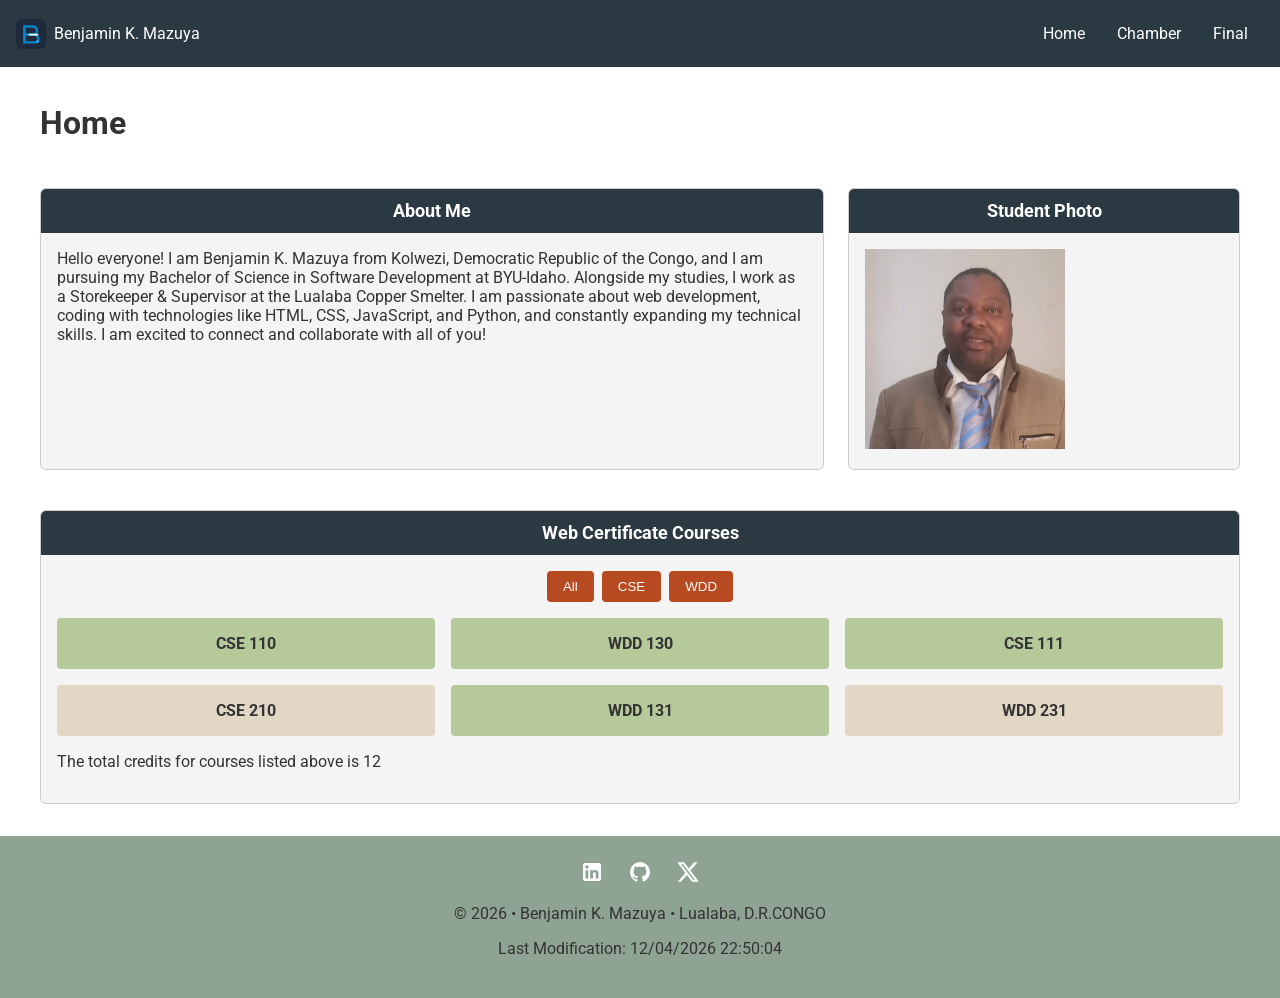
<file: index.html>
<!DOCTYPE html>
<html lang="en">
<head>
    <meta charset="UTF-8">
    <meta name="viewport" content="width=device-width, initial-scale=1.0">
    <title>WDD 231 - Course Home Page</title>
    <meta name="description" content="WDD 231 Course Home Page for Web and Computer Programming certificate.">
    <meta name="author" content="Your Name">
    <link rel="preconnect" href="https://fonts.googleapis.com">
    <link rel="preconnect" href="https://fonts.gstatic.com" crossorigin>
    <link href="https://fonts.googleapis.com/css2?family=Roboto:wght@400;700&display=swap" rel="stylesheet">
    <link rel="stylesheet" href="styles/small.css">
    <link rel="stylesheet" href="styles/larger.css">
    <script src="scripts/navigation.js" defer></script>
    <script src="scripts/date.js" defer></script>
    <script src="scripts/courses.js" defer></script>
</head>
<body>
    <header>
        <div class="logo-box">
          <img src="images/logo.svg" alt="Logo de Benjamin K. Mazuya" width="30" height="30">
          <span>Benjamin K. Mazuya</span>
      </div>
        <button id="menu" aria-label="Open Navigation Menu"></button>
        <nav>
            <ul class="navigation">
                <li><a href="#" class="active">Home</a></li>
                <li><a href="#">Chamber</a></li>
                <li><a href="#">Final</a></li>
            </ul>
        </nav>
    </header>

    <main>
        <h1>Home</h1>
        <section class="card about-me">
            <h2>About Me</h2>
            <p>Hello everyone! I am Benjamin K. Mazuya from Kolwezi, Democratic Republic of the Congo, and I am pursuing my Bachelor of Science in Software Development at BYU-Idaho. Alongside my studies, I work as a Storekeeper & Supervisor at the Lualaba Copper Smelter. I am passionate about web development, coding with technologies like HTML, CSS, JavaScript, and Python, and constantly expanding my technical skills. I am excited to connect and collaborate with all of you!</p>
        </section>
        
        <section class="card student-photo">
            <h2>Student Photo</h2>
            <img src="images/student.png" alt="Student Photo" width="200" height="200" loading="lazy">
        </section>

        <section class="card certificate-courses">
            <h2>Web Certificate Courses</h2>
            <div class="filter-buttons">
                <button id="all">All</button>
                <button id="cse">CSE</button>
                <button id="wdd">WDD</button>
            </div>
            <div id="course-container"></div>
            <p id="course-total"></p>
        </section>
    </main>

    <footer>
        <div class="social-links">
    <!-- LinkedIn -->
    <a href="https://linkedin.com" target="_blank" rel="noopener" aria-label="LinkedIn">
        <svg viewBox="0 0 24 24" width="24" height="24" aria-hidden="true" fill="currentColor">
            <path d="M19 3a2 2 0 0 1 2 2v14a2 2 0 0 1-2 2H5a2 2 0 0 1-2-2V5a2 2 0 0 1 2-2h14m-.5 15.5v-5.3a3.26 3.26 0 0 0-3.26-3.26c-.85 0-1.84.52-2.28 1.3v-1.11h-2.79v8.37h2.79v-4.93c0-.77.62-1.4 1.39-1.4a1.4 1.4 0 0 1 1.4 1.4v4.93h2.75M6.88 8.56a1.68 1.68 0 0 0 1.68-1.68c0-.93-.75-1.69-1.68-1.69a1.69 1.69 0 0 0-1.69 1.69c0 .93.76 1.68 1.69 1.68m1.39 9.94v-8.37H5.5v8.37h2.77z"/>
        </svg>
    </a>
    <!-- GitHub -->
    <a href="https://github.com" target="_blank" rel="noopener" aria-label="GitHub">
        <svg viewBox="0 0 24 24" width="24" height="24" aria-hidden="true" fill="currentColor">
            <path d="M12 2A10 10 0 0 0 2 12c0 4.42 2.87 8.17 6.84 9.5.5.08.66-.23.66-.5v-1.69c-2.77.6-3.36-1.34-3.36-1.34-.46-1.16-1.11-1.47-1.11-1.47-.91-.62.07-.6.07-.6 1 .07 1.53 1.03 1.53 1.03.87 1.52 2.34 1.07 2.91.83.1-.65.35-1.09.63-1.34-2.22-.25-4.55-1.11-4.55-4.92 0-1.11.38-2 1.03-2.71-.1-.25-.45-1.29.1-2.64 0 0 .84-.27 2.75 1.02.79-.22 1.65-.33 2.5-.33.85 0 1.71.11 2.5.33 1.91-1.29 2.75-1.02 2.75-1.02.55 1.35.2 2.39.1 2.64.65.71 1.03 1.6 1.03 2.71 0 3.82-2.34 4.66-4.57 4.91.36.31.69.92.69 1.85V21c0 .27.16.59.67.5C19.14 20.16 22 16.42 22 12A10 10 0 0 0 12 2z"/>
        </svg>
    </a>
    <!-- Twitter / X -->
    <a href="https://twitter.com" target="_blank" rel="noopener" aria-label="Twitter">
        <svg viewBox="0 0 24 24" width="24" height="24" aria-hidden="true" fill="currentColor">
            <path d="M18.244 2.25h3.308l-7.227 8.26 8.502 11.24H16.17l-5.214-6.817L4.99 21.75H1.68l7.73-8.835L1.254 2.25H8.08l4.713 6.231zm-1.161 17.52h1.833L7.084 4.126H5.117z"/>
        </svg>
    </a>
</div>
        <p>&copy; <span id="currentyear"></span> • Benjamin K. Mazuya • Lualaba, D.R.CONGO</p>
        <p id="lastModified"></p>
    </footer>
</body>
</html>
</file>
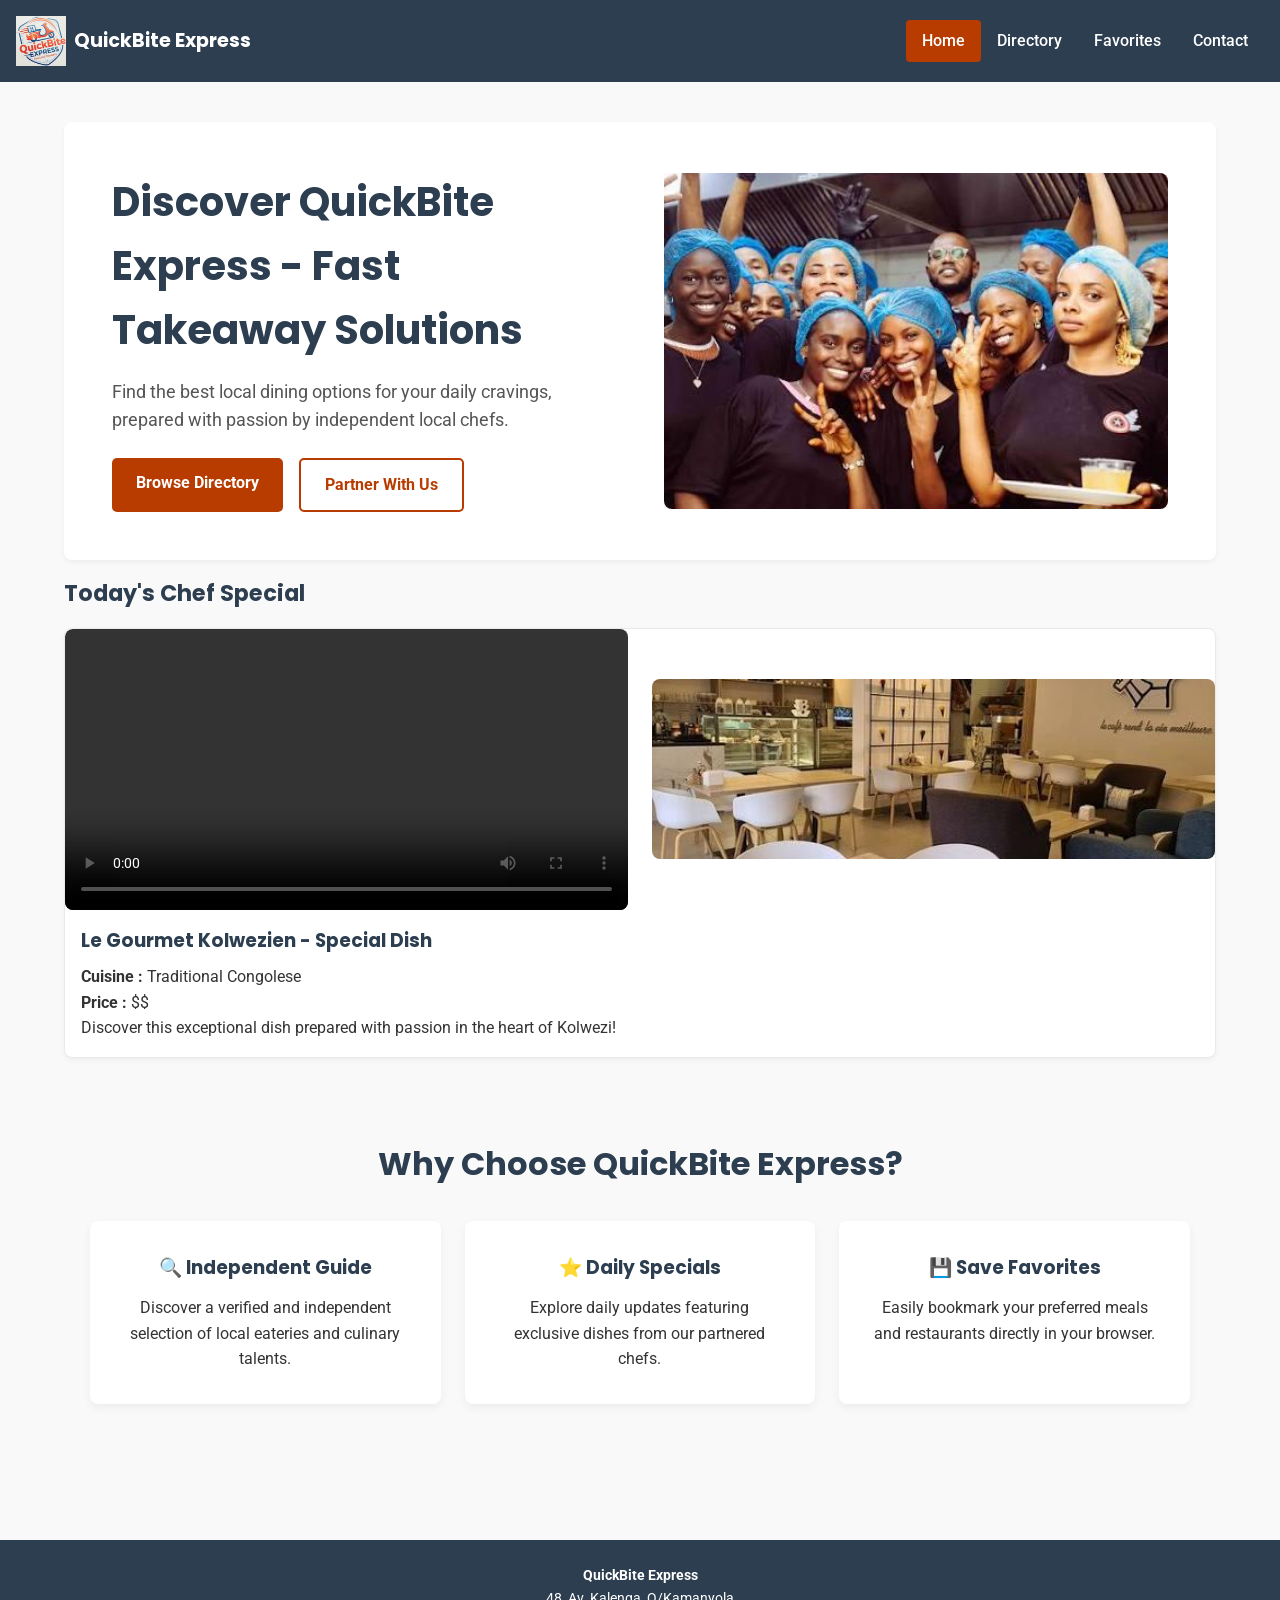
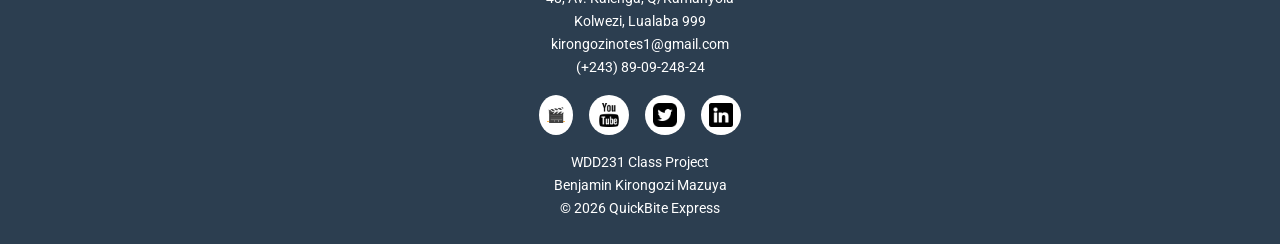
<file: final_project/index.html>
<!DOCTYPE html>
<html lang="en">
<head>
    <meta charset="UTF-8">
    <meta name="viewport" content="width=device-width, initial-scale=1.0">
    <title>QuickBite Express - Home | Local Food & Takeaway Guide</title>
    <meta name="description" content="Discover QuickBite Express, your independent guide for local food ordering and takeaway. Explore today's chef special and our partner restaurants.">
    <meta name="author" content="Benjamin Kirongozi Mazuya">
    
    <!-- Open Graph Social Metadata -->
    <meta property="og:title" content="QuickBite Express - Local Food Guide">
    <meta property="og:type" content="website">
    <meta property="og:url" content="https://benjaminkirongozimazuya.github.io/wdd231/index.html">
    <meta property="og:image" content="https://benjaminkirongozimazuya.github.io/wdd231/index.html">
    <meta property="og:description" content="Order and takeaway your favorite local dishes easily with QuickBite Express.">

    <!-- Google Fonts -->
    <link rel="preconnect" href="https://fonts.googleapis.com">
    <link rel="preconnect" href="https://fonts.gstatic.com" crossorigin>
    <link href="https://fonts.googleapis.com/css2?family=Poppins:wght@600;700&family=Roboto:wght@400;500&display=swap" rel="stylesheet">

    <!-- Favicon -->
    <link rel="icon" href="images/quickbitelogo.png" type="image/x-icon">

    <!-- CSS Stylesheets -->
    <link rel="stylesheet" href="styles/base.css">
    <link rel="stylesheet" href="styles/larger.css" media="(min-width: 768px)">
    <link rel="stylesheet" href="styles/modal.css">

    <!-- JavaScript ES Module -->
    <script type="module" src="scripts/main.js"></script>
</head>
<body>
    <!-- Site Header -->
    <header>
        <div class="logo-container">
            <img src="images/quickbitelogo.png" alt="QuickBite Express Logo" width="50" height="50" loading="lazy">
            <span class="site-title">QuickBite Express</span>
        </div>
        <button id="menu-button" aria-label="Open navigation menu">&#9776;</button>
        <nav>
            <ul id="menu-list">
                <li><a href="index.html" class="active">Home</a></li>
                <li><a href="directory.html">Directory</a></li>
                <li><a href="favorites.html">Favorites</a></li>
                <li><a href="contact.html">Contact</a></li>
            </ul>
        </nav>
    </header>

    <!-- Main Content -->
    <main>
        <!-- Hero Section -->
        <section class="hero">
            <div class="hero-content">
                <h1>Discover QuickBite Express - Fast Takeaway Solutions</h1>
                <p>Find the best local dining options for your daily cravings, prepared with passion by independent local chefs.</p>
                <div class="hero-buttons">
                    <a href="directory.html" class="cta-button primary-btn">Browse Directory</a>
                    <a href="contact.html" class="cta-button secondary-btn">Partner With Us</a>
                </div>
            </div>
            <div class="hero-image-container">
                <img src="images/hero-preview.jpg" alt="QuickBite Express Team and Local Food" width="600" height="400" loading="eager" class="hero-img">
            </div>
        </section>

        <!-- Dynamic Chef Special Section (API) -->
        <section class="chef-special-container">
            <h2>Today's Chef Special</h2>
            <div id="chef-special-card" class="card">
                <!-- Dynamically generated by JavaScript -->
                <p class="loading-text">Loading today's special...</p>
            </div>
        </section>

        <!-- Presentation / Benefits Section -->
        <section class="info-section">
            <h2>Why Choose QuickBite Express?</h2>
            <div class="benefits-grid">
                <div class="benefit-card">
                    <h3>🔍 Independent Guide</h3>
                    <p>Discover a verified and independent selection of local eateries and culinary talents.</p>
                </div>
                <div class="benefit-card">
                    <h3>⭐ Daily Specials</h3>
                    <p>Explore daily updates featuring exclusive dishes from our partnered chefs.</p>
                </div>
                <div class="benefit-card">
                    <h3>💾 Save Favorites</h3>
                    <p>Easily bookmark your preferred meals and restaurants directly in your browser.</p>
                </div>
            </div>
        </section>
    </main>

    <!-- Footer -->
    <footer>
    <div class="footer-col">
        <p><strong>QuickBite Express</strong></p>
        <p>48, Av. Kalenga, Q/Kamanyola</p>
        <p>Kolwezi, Lualaba 999</p>
        <p>kirongozinotes1@gmail.com</p>
        <p>(+243) 89-09-248-24</p>
    </div>
    <div class="footer-social">
        <a href="https://www.loom.com/share/8c1e6bd87dc841dd9323016e96e5fa8d" target="_blank" rel="noopener noreferrer" aria-label="Project Presentation Video" title="Watch Project Video Presentation">
        🎬 
        </a>
        <a href="https://www.youtube.com/@benjaminkirongozimazya" target="_blank" rel="noopener noreferrer" aria-label="YouTube">
            <img src="images/social.png" alt="QuickBite Express YouTube Channel">
        </a>
        <a href="https://twitter.com" target="_blank" rel="noopener noreferrer" aria-label="Twitter">
            <img src="images/twitter.png" alt="QuickBite Express Twitter Feed">
        </a>
        <a href="https://www.linkedin.com/in/benjamin-kirongozi-mazuya-806a2926a" target="_blank" rel="noopener noreferrer" aria-label="LinkedIn">
            <img src="images/linkedin.png" alt="Benjamin Kirongozi Mazuya LinkedIn Profile">
        </a>
    </div>
    <div class="footer-col">
        <p>WDD231 Class Project</p>
        <p>Benjamin Kirongozi Mazuya</p>
        <p>&copy; 2026 QuickBite Express</p>
    </div>
</footer>
</body>
</html>
</file>
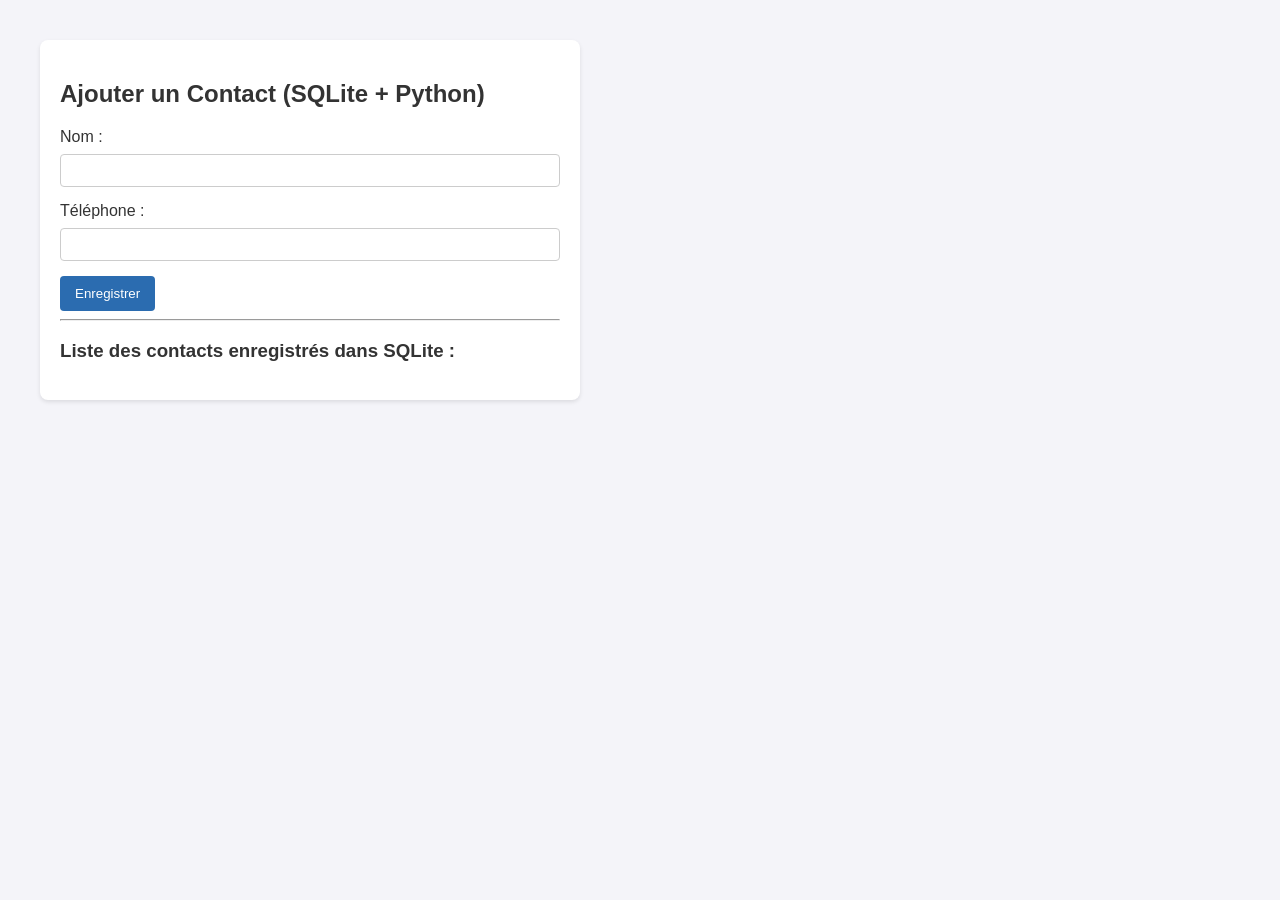
<file: mon_projet_contact/index.html>
<!DOCTYPE html>
<html lang="fr">
<head>
    <meta charset="UTF-8">
    <title>Mon Mini Projet Contacts</title>
    <style>
        body { font-family: Arial, sans-serif; margin: 40px; background: #f4f4f9; color: #333; }
        .container { max-width: 500px; background: white; padding: 20px; border-radius: 8px; box-shadow: 0 2px 4px rgba(0,0,0,0.1); }
        input { width: 100%; padding: 8px; margin: 8px 0 15px 0; box-sizing: border-box; border: 1px solid #ccc; border-radius: 4px; }
        button { background: #2b6cb0; color: white; border: none; padding: 10px 15px; border-radius: 4px; cursor: pointer; }
        button:hover { background: #2c5282; }
        ul { padding-left: 20px; line-height: 1.6; }
    </style>
</head>
<body>
    <div class="container">
        <h2>Ajouter un Contact (SQLite + Python)</h2>
        <form action="/" method="POST">
            <label>Nom :</label>
            <input type="text" name="nom" required>
            
            <label>Téléphone :</label>
            <input type="text" name="telephone" required>
            
            <button type="submit">Enregistrer</button>
        </form>

        <hr>

        <h3>Liste des contacts enregistrés dans SQLite :</h3>
        <ul>
            <!-- LISTE_CONTACTS -->
        </ul>
    </div>
</body>
</html>
</file>
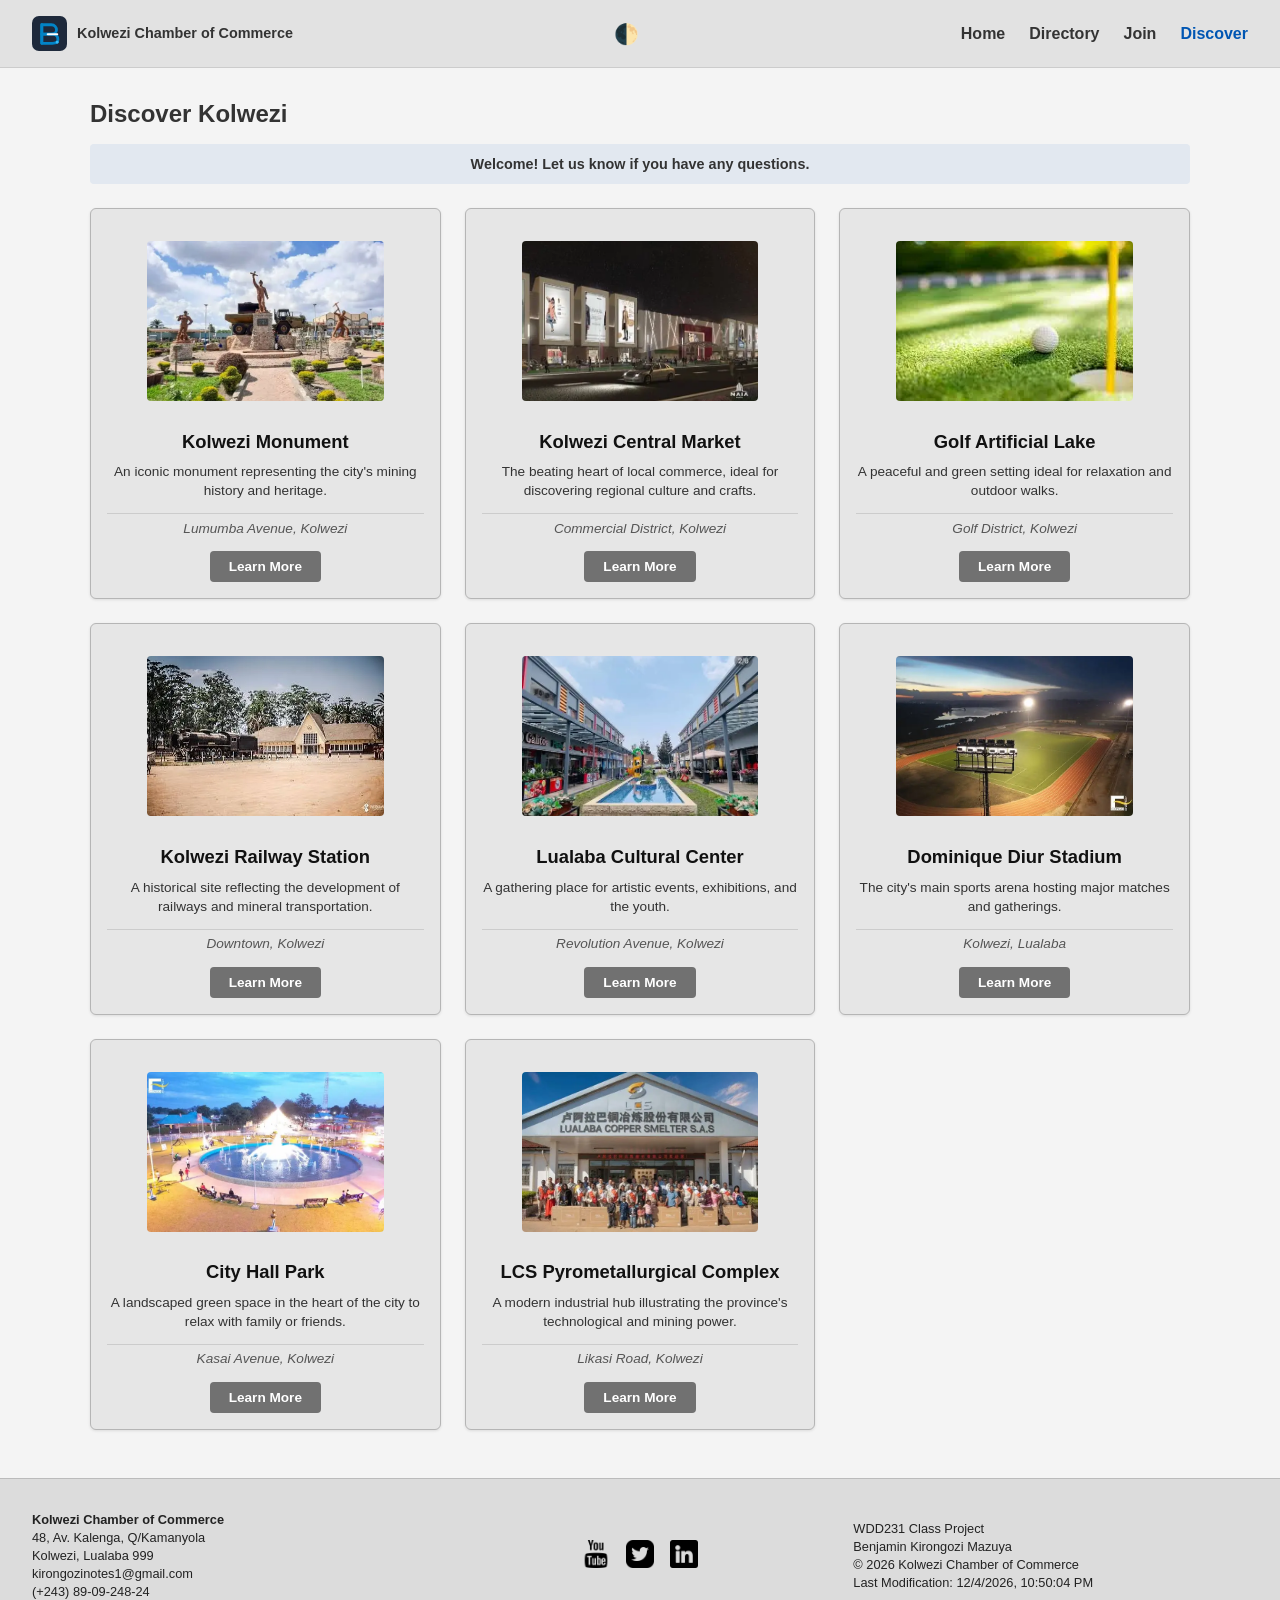
<file: chamber/discover.html>
<!DOCTYPE html>
<html lang="en">
<head>
    <meta charset="UTF-8">
    <meta name="viewport" content="width=device-width, initial-scale=1.0">
    <meta name="description" content="Discover the iconic places, culture, and heritage of Kolwezi, Lualaba. Explore local markets, monuments, parks, and more.">
    <meta name="author" content="Benjamin Kirongozi Mazuya">
    <title>Kolwezi Chamber of Commerce - Discover</title>
    
    <!-- Open Graph Tags -->
    <meta property="og:title" content="Discover Kolwezi - Heritage, Culture & Landmarks">
    <meta property="og:description" content="Explore the iconic places, culture, and heritage of Kolwezi, Lualaba. Explore local markets, monuments, parks, and more.">
    <meta property="og:image" content="https://benjaminkirongozimazuya.github.io/wdd231/chamber/images/logo.svg">
    <meta property="og:url" content="https://benjaminkirongozimazuya.github.io/wdd231/chamber/discover.html">

    <!-- Favicon -->
    <link rel="icon" href="images/logo.svg">

    <!-- Google Fonts optimisé pour la performance -->
    <link rel="preconnect" href="https://fonts.googleapis.com">
    <link rel="preconnect" href="https://fonts.gstatic.com" crossorigin>
    <link rel="preload" href="https://fonts.googleapis.com/css2?family=Roboto:wght@400;700&display=swap" as="style" onload="this.onload=null;this.rel='stylesheet'">
    <noscript>
        <link href="https://fonts.googleapis.com/css2?family=Roboto:wght@400;700&display=swap" rel="stylesheet">
    </noscript>

    <!-- Vos fichiers CSS et JS -->
    <link rel="stylesheet" href="styles/chamber.css">
    <link rel="stylesheet" href="styles/discover.css">
    <script src="scripts/discover.js" type="module"></script>
</head>
<body>
    <!-- Ton header et ta navigation habituels ici -->
    <header>
        <div class="logo-box">
            <img src="images/logo.svg" alt="Chamber Logo" width="50" height="50">
            <span>Kolwezi Chamber of Commerce</span>
        </div>
        <div class="header-right">
            <button id="dark-mode" aria-label="Toggle Dark Mode">🌓</button>
            <button id="menu" aria-label="Toggle Navigation Menu"></button>
        </div>
        <nav>
    <ul class="navigation">
        <li><a href="index.html">Home</a></li>
        <li><a href="directory.html">Directory</a></li>
        <li><a href="join.html">Join</a></li>
        <li><a href="discover.html" class="active">Discover</a></li>
    </ul>
</nav>
    </header>
    <main class="discover-main">
        <h1>Discover Kolwezi</h1>
        
        <!-- Zone pour le message du localStorage -->
        <div id="visit-message" class="visit-banner"></div>

        <!-- Grille pour les 8 cartes -->
        <div class="discover-grid"></div>
    </main>

    <!-- Ton footer habituel ici -->
     <footer>
        <div class="footer-col">
            <p><strong>Kolwezi Chamber of Commerce</strong></p>
            <p>48, Av. Kalenga, Q/Kamanyola</p>
            <p>Kolwezi, Lualaba 999</p>
            <p>kirongozinotes1@gmail.com</p>
            <p>(+243) 89-09-248-24</p>
        </div>
        <div class="footer-social">
            <a href="https://youtube.com" target="_blank" aria-label="YouTube"><img src="images/social.png" alt="YouTube"></a>
            <a href="https://twitter.com" target="_blank" aria-label="Twitter"><img src="images/twitter.png" alt="Twitter"></a>
            <a href="https://www.linkedin.com/in/benjamin-kirongozi-mazuya-806a2926a" target="_blank" aria-label="LinkedIn">
              <img src="images/linkedin.png" alt="LinkedIn">
            </a>

        </div>
        <div class="footer-col">
            <p>WDD231 Class Project</p>
            <p>Benjamin Kirongozi Mazuya</p>
            <p>&copy; <span id="currentyear"></span> Kolwezi Chamber of Commerce</p>
            <p id="lastModified"></p>
        </div>
    </footer>
</body>
</html>
</file>
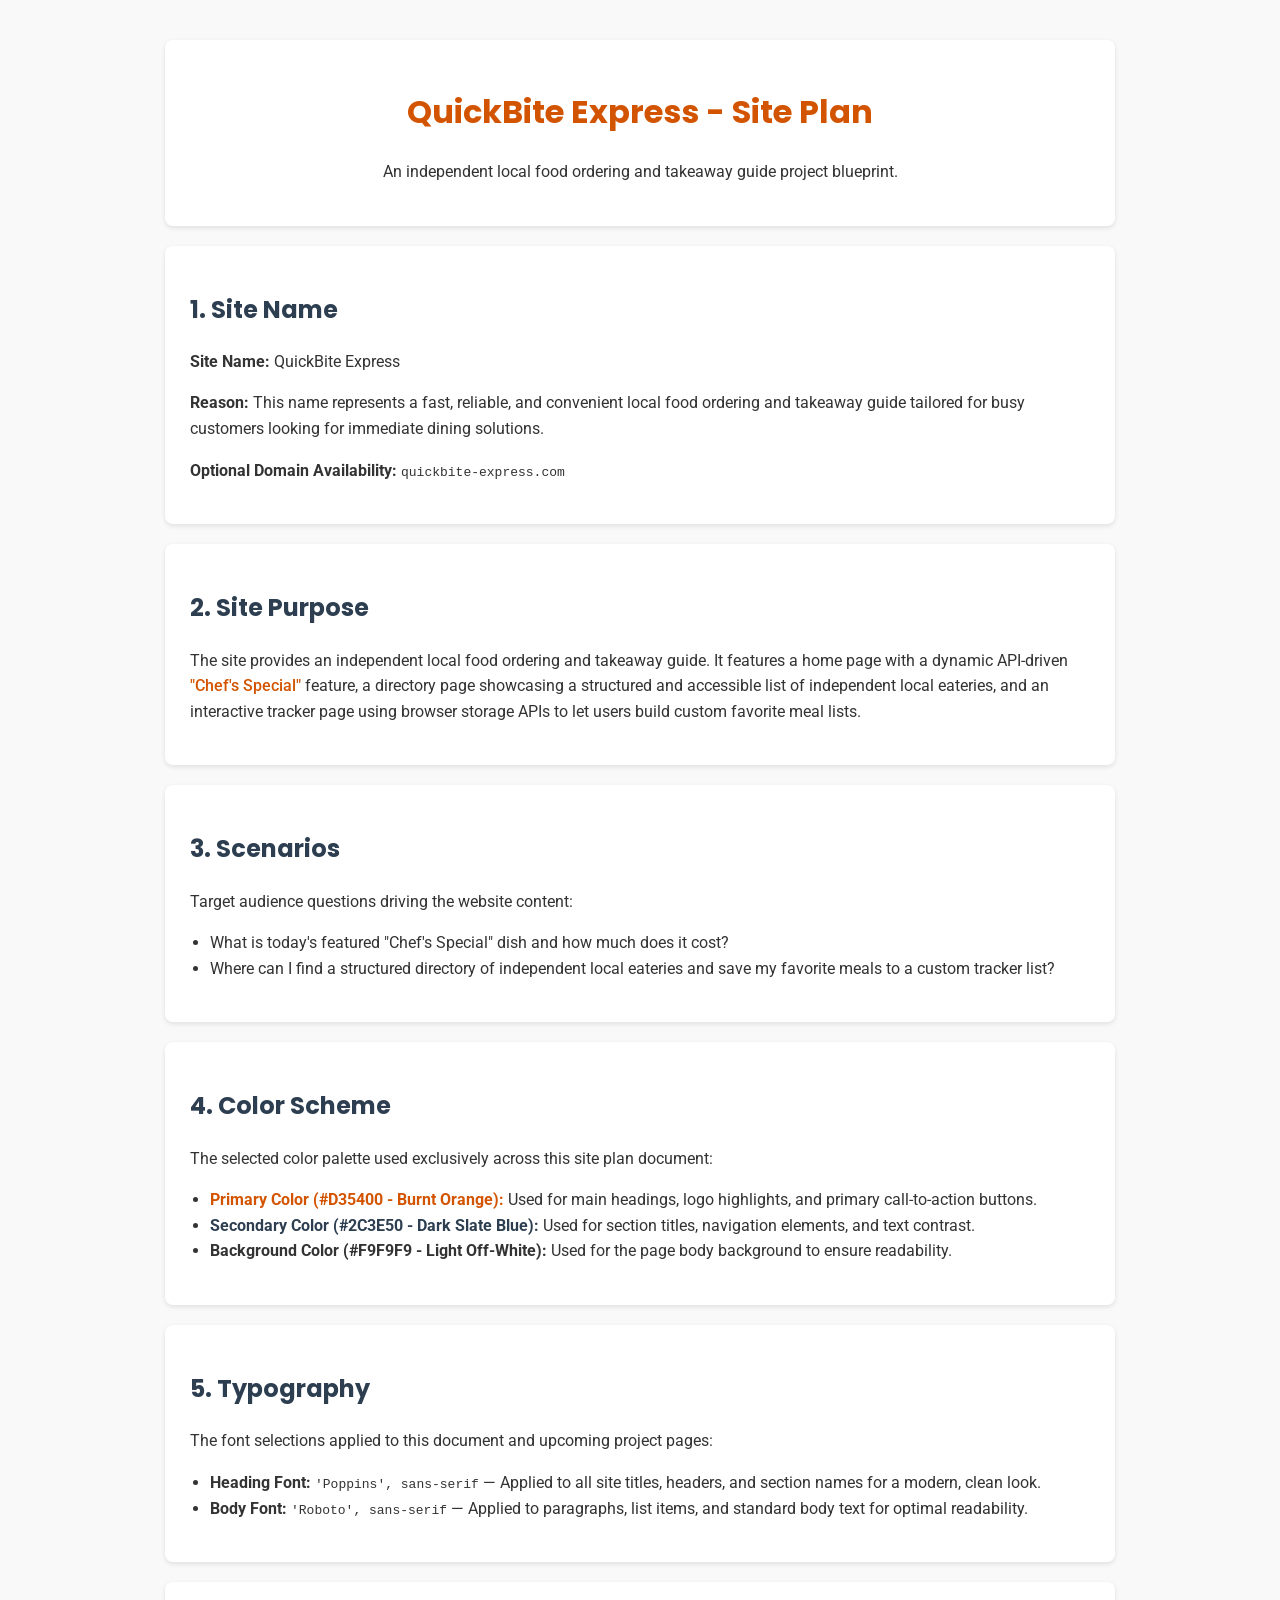
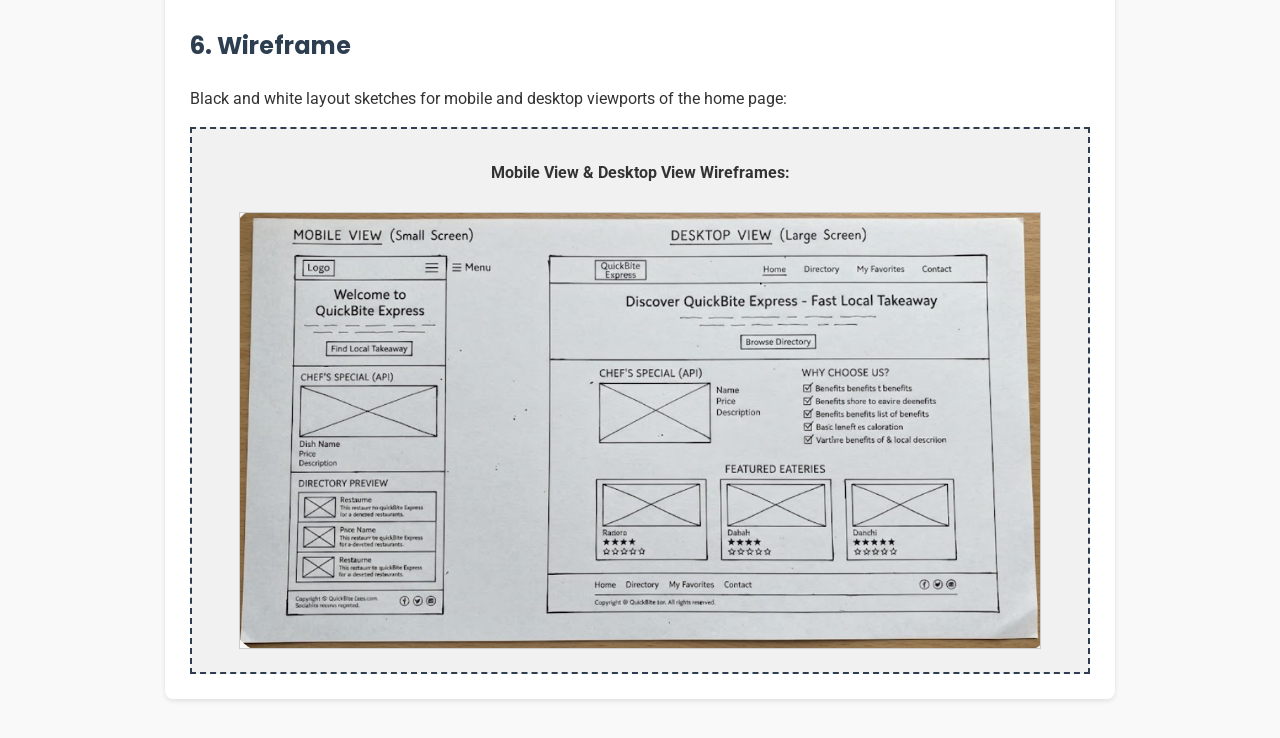
<file: chamber/siteplan.html>
<!DOCTYPE html>
<html lang="en">
<head>
    <meta charset="UTF-8">
    <meta name="viewport" content="width=device-width, initial-scale=1.0">
    <meta name="description" content="Découvrez le plan du site de QuickBite Express, un guide indépendant de commande de repas locaux et de plats à emporter.">
    <title>QuickBite Express - Site Plan</title>
    <link rel="preconnect" href="https://fonts.googleapis.com">
    <link rel="preconnect" href="https://fonts.gstatic.com" crossorigin>
    <link rel="preload" href="https://fonts.googleapis.com/css2?family=Poppins:wght@600;700&family=Roboto:wght@400;500&display=swap" as="style" onload="this.onload=null;this.rel='stylesheet'">
    <noscript>
        <link href="https://fonts.googleapis.com/css2?family=Poppins:wght@600;700&family=Roboto:wght@400;500&display=swap" rel="stylesheet">
    </noscript>
    <link rel="stylesheet" href="styles/siteplan.css">
</head>
<body>

    <header>
        <h1>QuickBite Express - Site Plan</h1>
        <p style="text-align: center;">An independent local food ordering and takeaway guide project blueprint.</p>
    </header>

    <section>
        <h2>1. Site Name</h2>
        <p><strong>Site Name:</strong> QuickBite Express</p>
        <p><strong>Reason:</strong> This name represents a fast, reliable, and convenient local food ordering and takeaway guide tailored for busy customers looking for immediate dining solutions.</p>
        <p><strong>Optional Domain Availability:</strong> <code>quickbite-express.com</code></p>
    </section>

    <section>
        <h2>2. Site Purpose</h2>
        <p>The site provides an independent local food ordering and takeaway guide. It features a home page with a dynamic API-driven <span class="highlight">"Chef's Special"</span> feature, a directory page showcasing a structured and accessible list of independent local eateries, and an interactive tracker page using browser storage APIs to let users build custom favorite meal lists.</p>
    </section>

    <section>
        <h2>3. Scenarios</h2>
        <p>Target audience questions driving the website content:</p>
        <ul>
            <li>What is today's featured "Chef's Special" dish and how much does it cost?</li>
            <li>Where can I find a structured directory of independent local eateries and save my favorite meals to a custom tracker list?</li>
        </ul>
    </section>

    <section>
        <h2>4. Color Scheme</h2>
        <p>The selected color palette used exclusively across this site plan document:</p>
        <ul>
            <li><strong style="color: #D35400;">Primary Color (#D35400 - Burnt Orange):</strong> Used for main headings, logo highlights, and primary call-to-action buttons.</li>
            <li><strong style="color: #2C3E50;">Secondary Color (#2C3E50 - Dark Slate Blue):</strong> Used for section titles, navigation elements, and text contrast.</li>
            <li><strong>Background Color (#F9F9F9 - Light Off-White):</strong> Used for the page body background to ensure readability.</li>
        </ul>
    </section>

    <section>
        <h2>5. Typography</h2>
        <p>The font selections applied to this document and upcoming project pages:</p>
        <ul>
            <li><strong>Heading Font:</strong> <code>'Poppins', sans-serif</code> — Applied to all site titles, headers, and section names for a modern, clean look.</li>
            <li><strong>Body Font:</strong> <code>'Roboto', sans-serif</code> — Applied to paragraphs, list items, and standard body text for optimal readability.</li>
        </ul>
    </section>

    <section>
        <h2>6. Wireframe</h2>
        <p>Black and white layout sketches for mobile and desktop viewports of the home page:</p>
        
        <div class="wireframe-box">
            <p><strong>Mobile View & Desktop View Wireframes:</strong></p>
            <img src="images/wireframes.png" alt="Hand-drawn wireframes for mobile and desktop views" width="800" height="600" loading="lazy" style="max-width: 100%; height: auto; border: 1px solid #ccc; margin-top: 10px;">
        </div>
    </section>

</body>
</html>
</file>
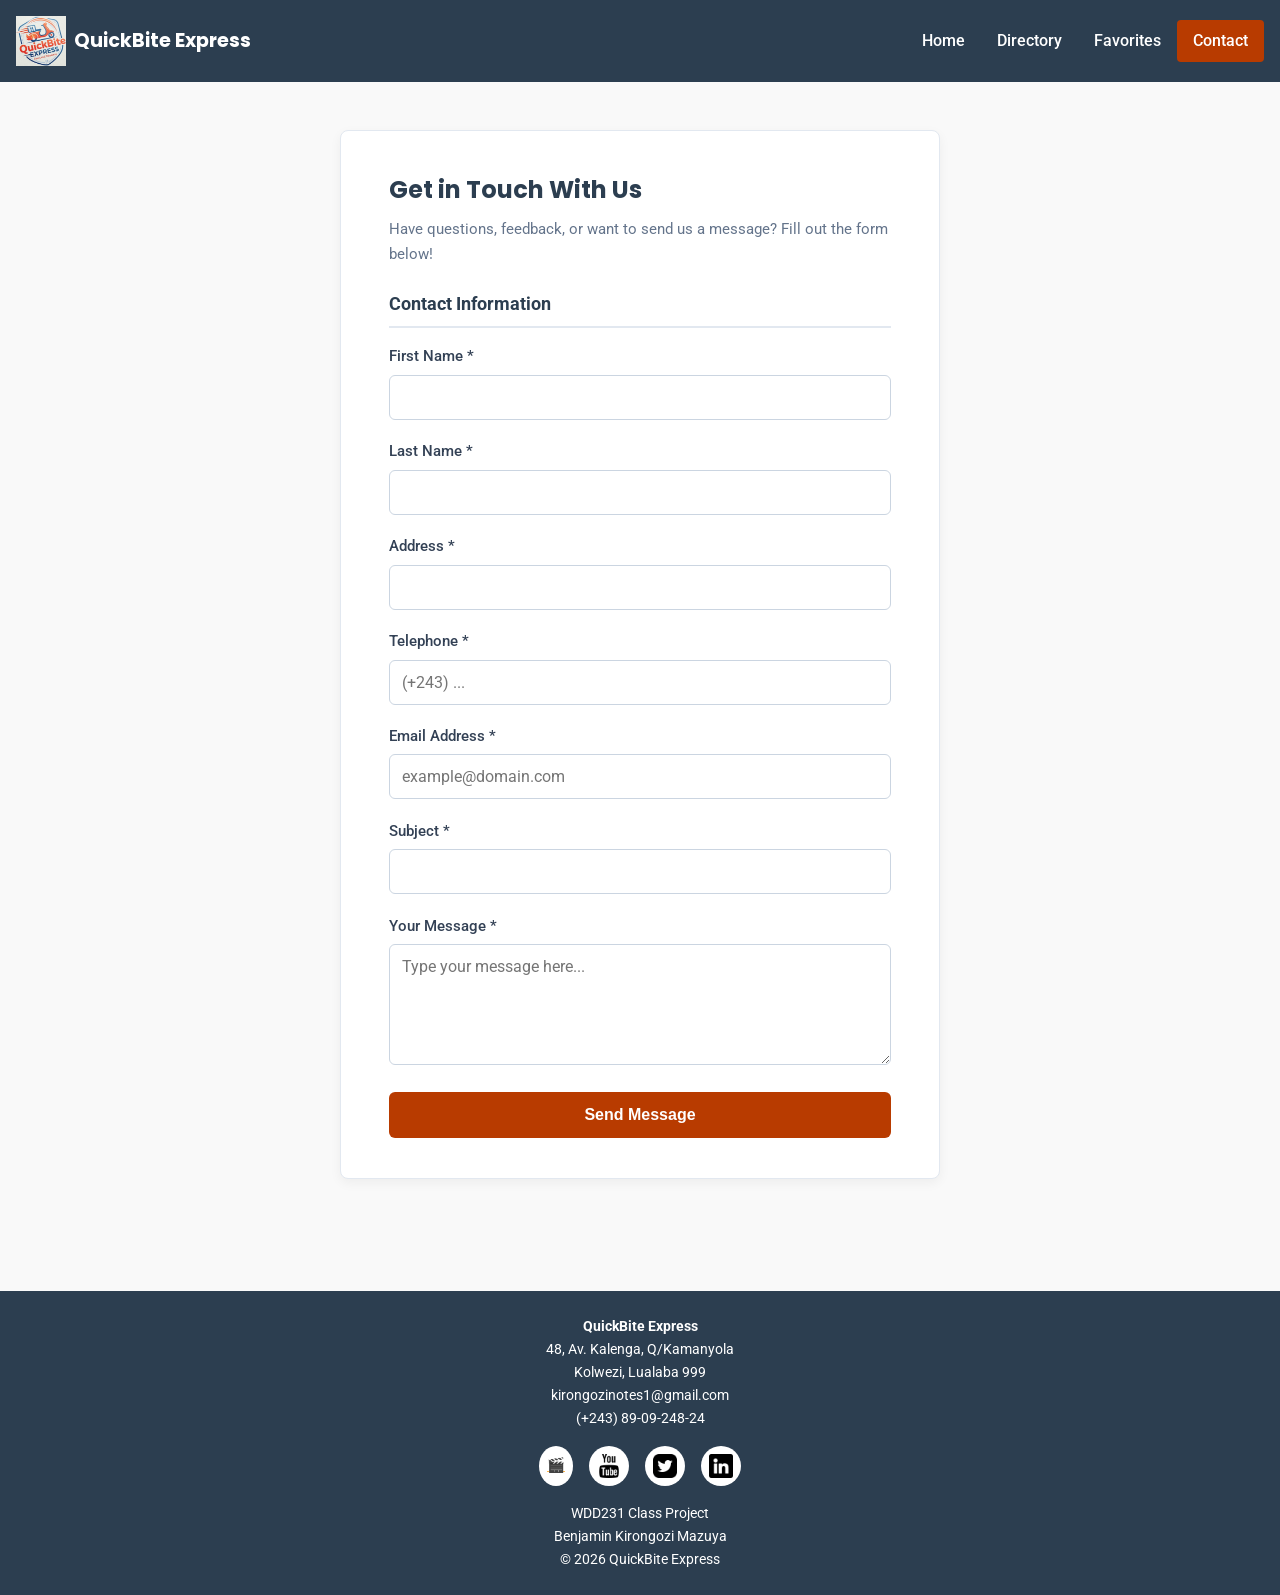
<file: final_project/contact.html>
<!DOCTYPE html>
<html lang="en">
<head>
    <meta charset="UTF-8">
    <meta name="viewport" content="width=device-width, initial-scale=1.0">
    <title>QuickBite Express - Contact Us</title>
    <meta name="description" content="Get in touch with the QuickBite Express team for any questions or feedback.">
    <meta name="author" content="Benjamin Kirongozi Mazuya">

    <!-- Google Fonts -->
    <link rel="preconnect" href="https://fonts.googleapis.com">
    <link rel="preconnect" href="https://fonts.gstatic.com" crossorigin>
    <link href="https://fonts.googleapis.com/css2?family=Poppins:wght@600;700&family=Roboto:wght@400;500&display=swap" rel="stylesheet">

    <!-- Favicon -->
    <link rel="icon" href="images/quickbitelogo.png" type="image/x-icon">

    <!-- CSS Stylesheets -->
    <link rel="stylesheet" href="styles/base.css">
    <link rel="stylesheet" href="styles/larger.css" media="(min-width: 768px)">

    <!-- JavaScript ES Module -->
    <script type="module" src="scripts/main.js" defer></script>
</head>
<body>
    <!-- Site Header -->
    <header>
        <div class="logo-container">
            <img src="images/quickbitelogo.png" alt="QuickBite Express Logo" width="50" height="50" loading="lazy">
            <span class="site-title">QuickBite Express</span>
        </div>
        <button id="menu-button" aria-label="Open navigation menu">&#9776;</button>
        <nav>
            <ul id="menu-list">
                <li><a href="index.html">Home</a></li>
                <li><a href="directory.html">Directory</a></li>
                <li><a href="favorites.html">Favorites</a></li>
                <li><a href="contact.html" class="active">Contact</a></li>
            </ul>
        </nav>
    </header>

    <!-- Main Content -->
    <main class="contact-main-container">
        <section class="form-wrapper">
            <h2>Get in Touch With Us</h2>
            <p>Have questions, feedback, or want to send us a message? Fill out the form below!</p>
            
            <form action="form-action.html" method="GET" class="styled-form">
                <fieldset>
                    <legend>Contact Information</legend>

                    <label class="form-label">
                        First Name *
                        <input type="text" name="firstname" required autocomplete="given-name">
                    </label>

                    <label class="form-label">
                        Last Name *
                        <input type="text" name="lastname" required autocomplete="family-name">
                    </label>

                    <label class="form-label">
                        Address *
                        <input type="text" name="address" required autocomplete="street-address">
                    </label>

                    <label class="form-label">
                        Telephone *
                        <input type="tel" name="phone" required autocomplete="tel" placeholder="(+243) ...">
                    </label>

                    <label class="form-label">
                        Email Address *
                        <input type="email" name="email" required placeholder="example@domain.com" autocomplete="email">
                    </label>

                    <label class="form-label">
                        Subject *
                        <input type="text" name="subject" required>
                    </label>

                    <label class="form-label">
                        Your Message *
                        <textarea name="message" rows="5" required placeholder="Type your message here..."></textarea>
                    </label>
                </fieldset>

                <button type="submit" class="submit-btn">Send Message</button>
            </form>
        </section>
    </main>

    <!-- Footer -->
    <footer>
        <div class="footer-col">
            <p><strong>QuickBite Express</strong></p>
            <p>48, Av. Kalenga, Q/Kamanyola</p>
            <p>Kolwezi, Lualaba 999</p>
            <p>kirongozinotes1@gmail.com</p>
            <p>(+243) 89-09-248-24</p>
        </div>
        <div class="footer-social">
            <a href="https://www.loom.com/share/8c1e6bd87dc841dd9323016e96e5fa8d" target="_blank" rel="noopener noreferrer" aria-label="Project Presentation Video" title="Watch Project Video Presentation">
            🎬 
            </a>
            <a href="https://www.youtube.com/@benjaminkirongozimazya" target="_blank" rel="noopener noreferrer" aria-label="YouTube">
                <img src="images/social.png" alt="QuickBite Express YouTube Channel">
            </a>
            <a href="https://twitter.com" target="_blank" rel="noopener noreferrer" aria-label="Twitter">
                <img src="images/twitter.png" alt="QuickBite Express Twitter Feed">
            </a>
            <a href="https://www.linkedin.com/in/benjamin-kirongozi-mazuya-806a2926a" target="_blank" rel="noopener noreferrer" aria-label="LinkedIn">
                <img src="images/linkedin.png" alt="Benjamin Kirongozi Mazuya LinkedIn Profile">
            </a>
        </div>
        <div class="footer-col">
            <p>WDD231 Class Project</p>
            <p>Benjamin Kirongozi Mazuya</p>
            <p>&copy; 2026 QuickBite Express</p>
        </div>
    </footer>
</body>
</html>
</file>
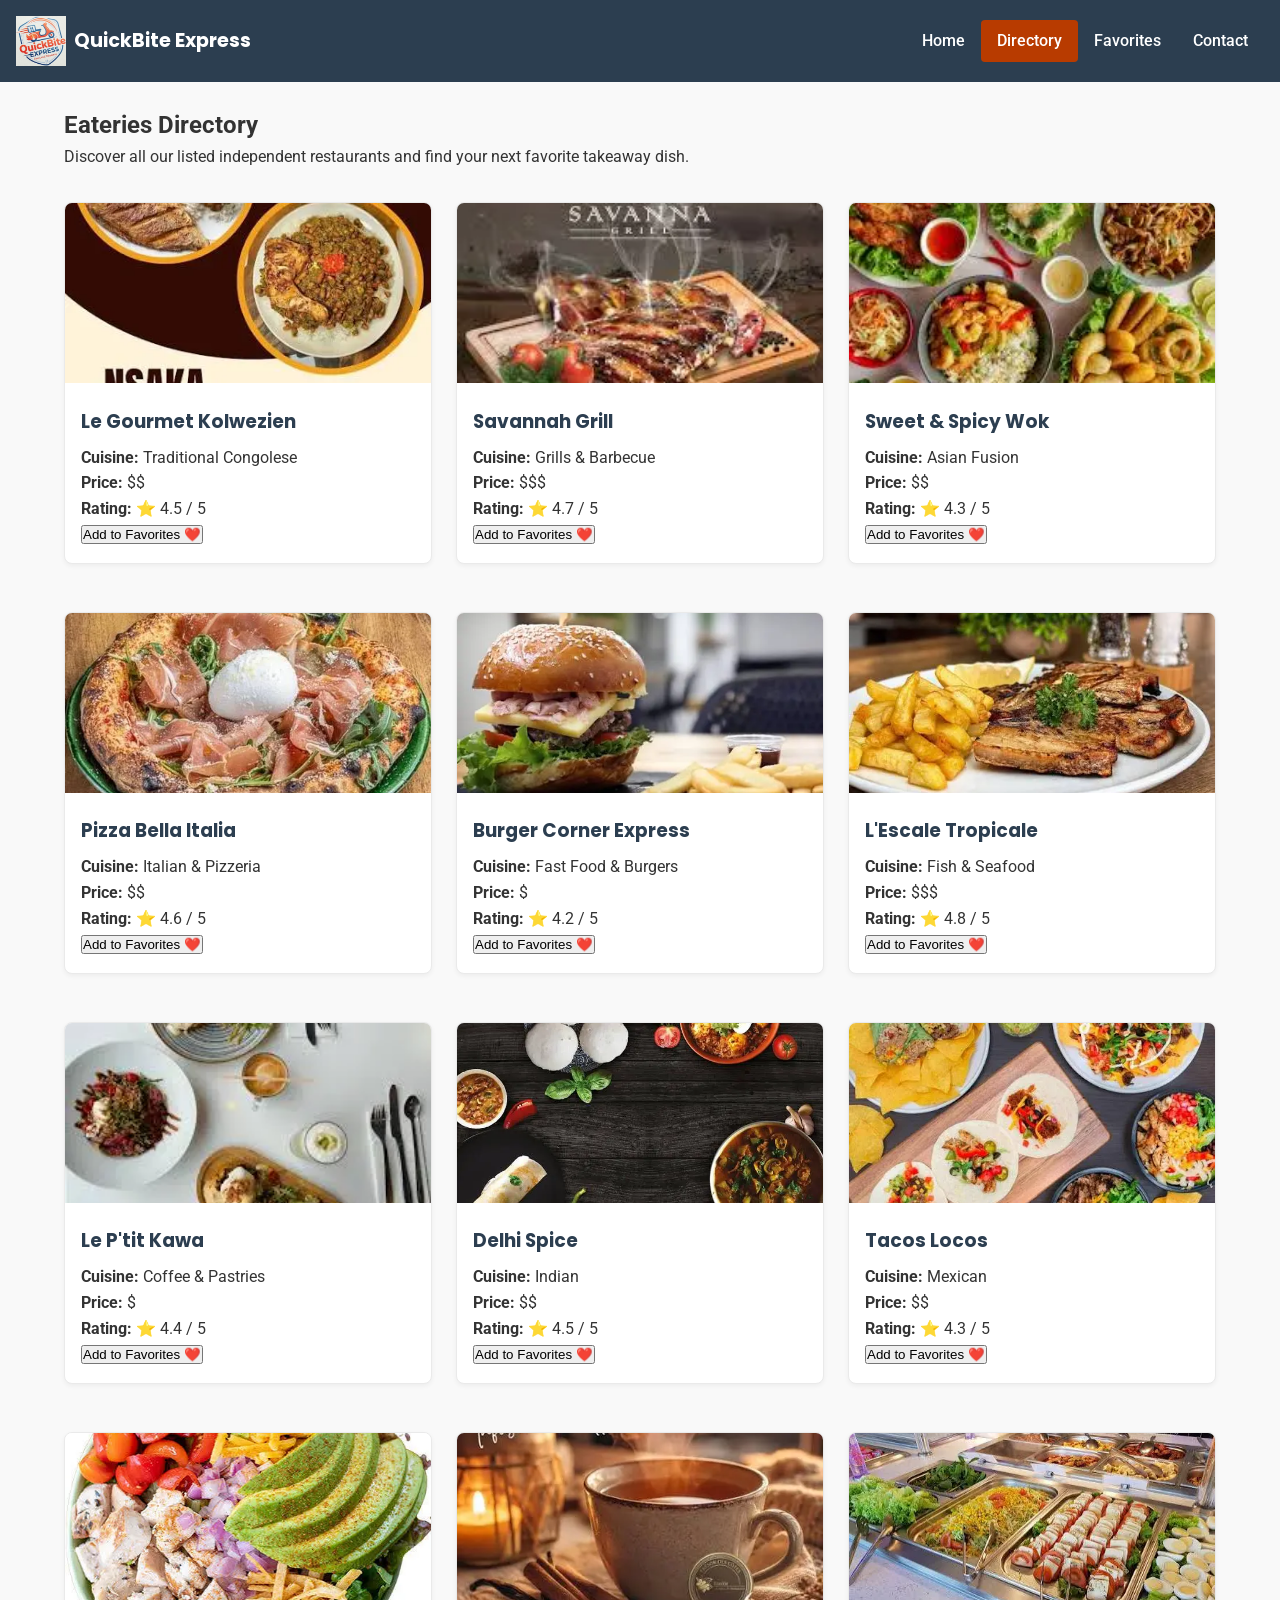
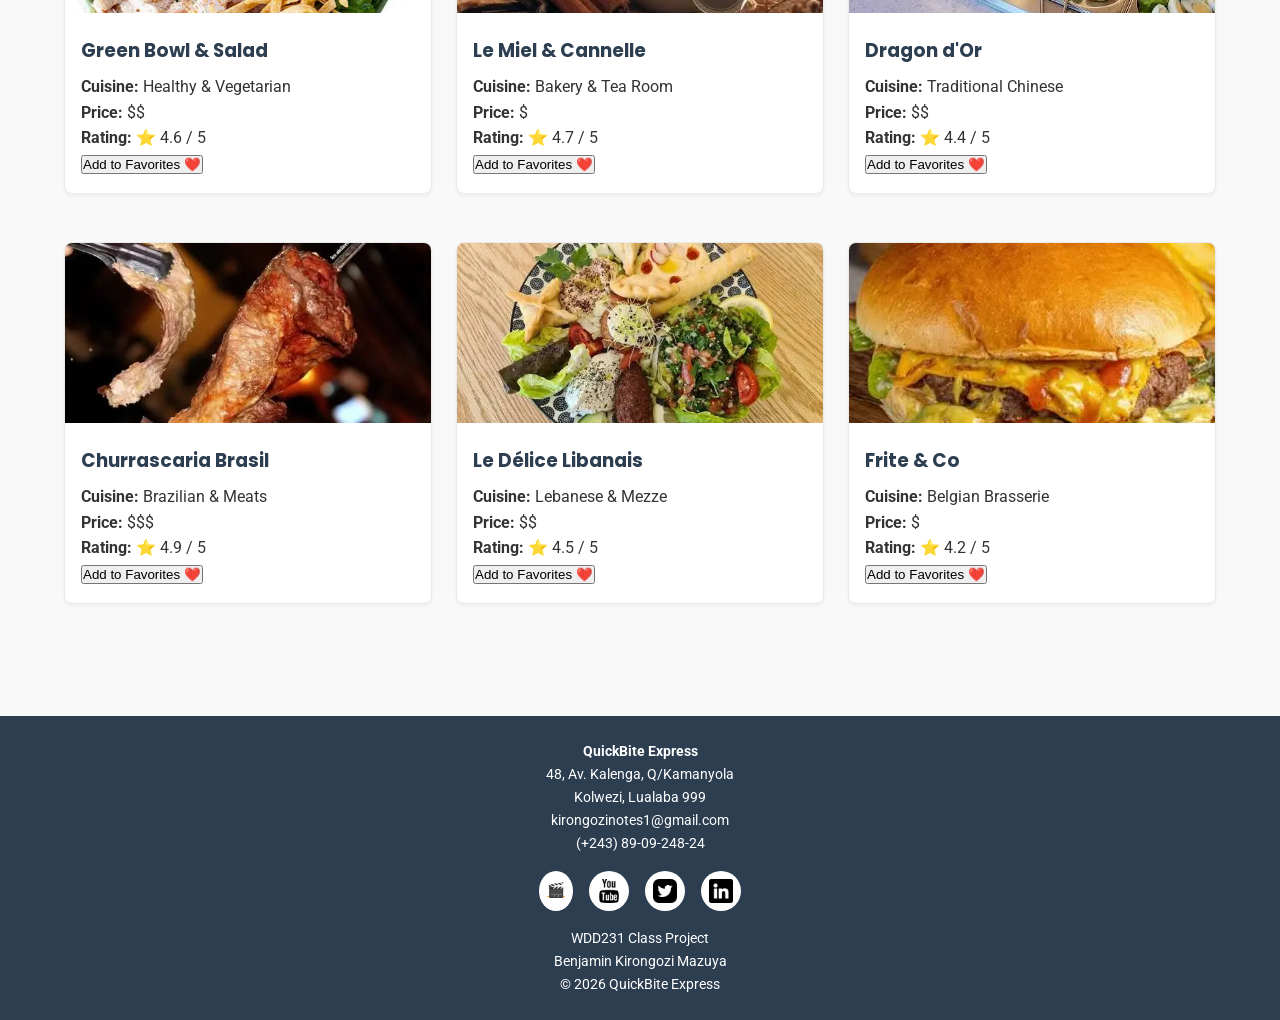
<file: final_project/directory.html>
<!DOCTYPE html>
<html lang="en">
<head>
    <meta charset="UTF-8">
    <meta name="viewport" content="width=device-width, initial-scale=1.0">
    <title>QuickBite Express - Eateries Directory</title>
    <meta name="description" content="Browse the complete list of our partner restaurants and takeaway options on QuickBite Express.">
    <meta name="author" content="Benjamin Kirongozi Mazuya">

    <!-- Google Fonts -->
    <link rel="preconnect" href="https://fonts.googleapis.com">
    <link rel="preconnect" href="https://fonts.gstatic.com" crossorigin>
    <link href="https://fonts.googleapis.com/css2?family=Poppins:wght@600;700&family=Roboto:wght@400;500&display=swap" rel="stylesheet">

    <!-- Favicon -->
    <link rel="icon" href="images/quickbitelogo.png" type="image/x-icon">

    <!-- CSS Stylesheets -->
    <link rel="stylesheet" href="styles/base.css">
    <link rel="stylesheet" href="styles/larger.css" media="(min-width: 768px)">
    <link rel="stylesheet" href="styles/modal.css">

    <!-- JavaScript ES Module -->
    <script type="module" src="scripts/main.js" defer></script>
</head>
<body>
    <!-- Site Header -->
    <header>
        <div class="logo-container">
            <img src="images/quickbitelogo.png" alt="QuickBite Express Logo" width="50" height="50" loading="lazy">
            <span class="site-title">QuickBite Express</span>
        </div>
        <button id="menu-button" aria-label="Open navigation menu">&#9776;</button>
        <nav>
            <ul id="menu-list">
                <li><a href="index.html">Home</a></li>
                <li><a href="directory.html" class="active">Directory</a></li>
                <li><a href="favorites.html">Favorites</a></li>
                <li><a href="contact.html">Contact</a></li>
            </ul>
        </nav>
    </header>

    <!-- Main Content -->
    <main>
        <section class="directory-header">
            <h1>Eateries Directory</h1>
            <p>Discover all our listed independent restaurants and find your next favorite takeaway dish.</p>
        </section>

        <!-- Dynamically generated container via JavaScript (15+ items) -->
        <section id="eatery-container" class="eatery-grid">
            <!-- Restaurant cards will be injected here via JavaScript -->
        </section>
    </main>

    <!-- Modal Dialog -->
    <dialog id="details-modal">
        <div class="modal-content">
            <button id="close-modal" aria-label="Close modal">&times;</button>
            <div id="modal-body">
                <!-- Details injected dynamically -->
            </div>
        </div>
    </dialog>

    <!-- Footer -->
    <footer>
    <div class="footer-col">
        <p><strong>QuickBite Express</strong></p>
        <p>48, Av. Kalenga, Q/Kamanyola</p>
        <p>Kolwezi, Lualaba 999</p>
        <p>kirongozinotes1@gmail.com</p>
        <p>(+243) 89-09-248-24</p>
    </div>
    <div class="footer-social">
        <a href="https://www.loom.com/share/8c1e6bd87dc841dd9323016e96e5fa8d" target="_blank" rel="noopener noreferrer" aria-label="Project Presentation Video" title="Watch Project Video Presentation">
        🎬 
        </a>
        <a href="https://www.youtube.com/@benjaminkirongozimazya" target="_blank" rel="noopener noreferrer" aria-label="YouTube">
            <img src="images/social.png" alt="QuickBite Express YouTube Channel">
        </a>
        <a href="https://twitter.com" target="_blank" rel="noopener noreferrer" aria-label="Twitter">
            <img src="images/twitter.png" alt="QuickBite Express Twitter Feed">
        </a>
        <a href="https://www.linkedin.com/in/benjamin-kirongozi-mazuya-806a2926a" target="_blank" rel="noopener noreferrer" aria-label="LinkedIn">
            <img src="images/linkedin.png" alt="Benjamin Kirongozi Mazuya LinkedIn Profile">
        </a>
    </div>
    <div class="footer-col">
        <p>WDD231 Class Project</p>
        <p>Benjamin Kirongozi Mazuya</p>
        <p>&copy; 2026 QuickBite Express</p>
    </div>
</footer>
</body>
</html>
</file>
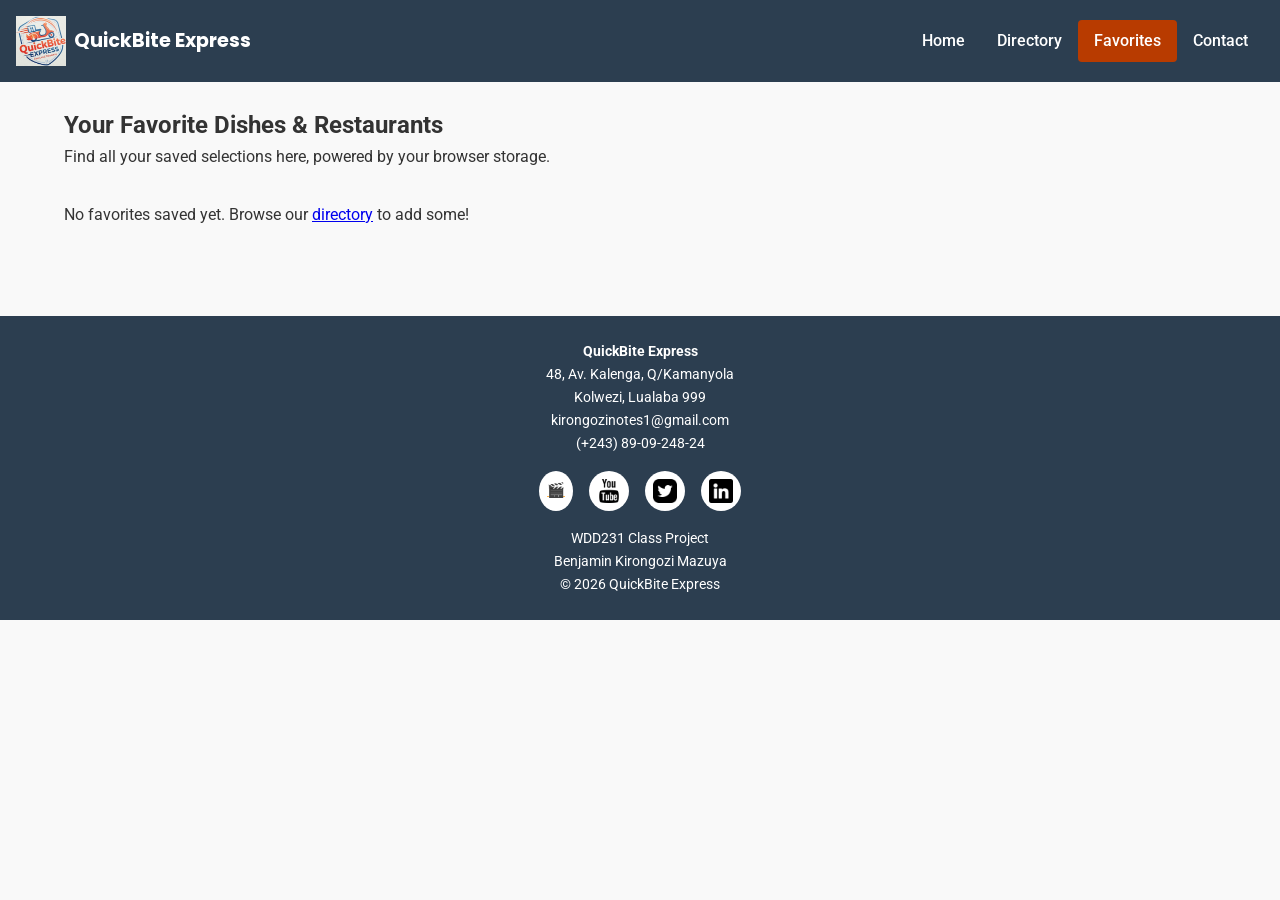
<file: final_project/favorites.html>
<!DOCTYPE html>
<html lang="en">
<head>
    <meta charset="UTF-8">
    <meta name="viewport" content="width=device-width, initial-scale=1.0">
    <title>QuickBite Express - My Favorites</title>
    <meta name="description" content="Find your saved favorite restaurants and dishes on QuickBite Express.">
    <meta name="author" content="Benjamin Kirongozi Mazuya">

    <!-- Google Fonts -->
    <link rel="preconnect" href="https://fonts.googleapis.com">
    <link rel="preconnect" href="https://fonts.gstatic.com" crossorigin>
    <link href="https://fonts.googleapis.com/css2?family=Poppins:wght@600;700&family=Roboto:wght@400;500&display=swap" rel="stylesheet">

    <!-- Favicon -->
    <link rel="icon" href="images/quickbitelogo.png" type="image/x-icon">

    <!-- CSS Stylesheets -->
    <link rel="stylesheet" href="styles/base.css">
    <link rel="stylesheet" href="styles/larger.css" media="(min-width: 768px)">

    <!-- JavaScript ES Module -->
    <script type="module" src="scripts/main.js" defer></script>
</head>
<body>
    <!-- Site Header -->
    <header>
        <div class="logo-container">
            <img src="images/quickbitelogo.png" alt="QuickBite Express Logo" width="50" height="50" loading="lazy">
            <span class="site-title">QuickBite Express</span>
        </div>
        <button id="menu-button" aria-label="Open navigation menu">&#9776;</button>
        <nav>
            <ul id="menu-list">
                <li><a href="index.html">Home</a></li>
                <li><a href="directory.html">Directory</a></li>
                <li><a href="favorites.html" class="active">Favorites</a></li>
                <li><a href="contact.html">Contact</a></li>
            </ul>
        </nav>
    </header>

    <!-- Main Content -->
    <main>
        <section class="favorites-header">
            <h1>Your Favorite Dishes & Restaurants</h1>
            <p>Find all your saved selections here, powered by your browser storage.</p>
        </section>

        <!-- Favorites Container managed by localStorage -->
        <section id="favorites-container" class="eatery-grid">
            <p id="no-favorites-msg">No favorites saved yet. Browse our <a href="directory.html">directory</a> to add some!</p>
        </section>
    </main>

    <!-- Footer -->
    <footer>
    <div class="footer-col">
        <p><strong>QuickBite Express</strong></p>
        <p>48, Av. Kalenga, Q/Kamanyola</p>
        <p>Kolwezi, Lualaba 999</p>
        <p>kirongozinotes1@gmail.com</p>
        <p>(+243) 89-09-248-24</p>
    </div>
    <div class="footer-social">
        <a href="https://www.loom.com/share/8c1e6bd87dc841dd9323016e96e5fa8d" target="_blank" rel="noopener noreferrer" aria-label="Project Presentation Video" title="Watch Project Video Presentation">
        🎬 
        </a>
        <a href="https://www.youtube.com/@benjaminkirongozimazya" target="_blank" rel="noopener noreferrer" aria-label="YouTube">
            <img src="images/social.png" alt="QuickBite Express YouTube Channel">
        </a>
        <a href="https://twitter.com" target="_blank" rel="noopener noreferrer" aria-label="Twitter">
            <img src="images/twitter.png" alt="QuickBite Express Twitter Feed">
        </a>
        <a href="https://www.linkedin.com/in/benjamin-kirongozi-mazuya-806a2926a" target="_blank" rel="noopener noreferrer" aria-label="LinkedIn">
            <img src="images/linkedin.png" alt="Benjamin Kirongozi Mazuya LinkedIn Profile">
        </a>
    </div>
    <div class="footer-col">
        <p>WDD231 Class Project</p>
        <p>Benjamin Kirongozi Mazuya</p>
        <p>&copy; 2026 QuickBite Express</p>
    </div>
</footer>
</body>
</html>
</file>
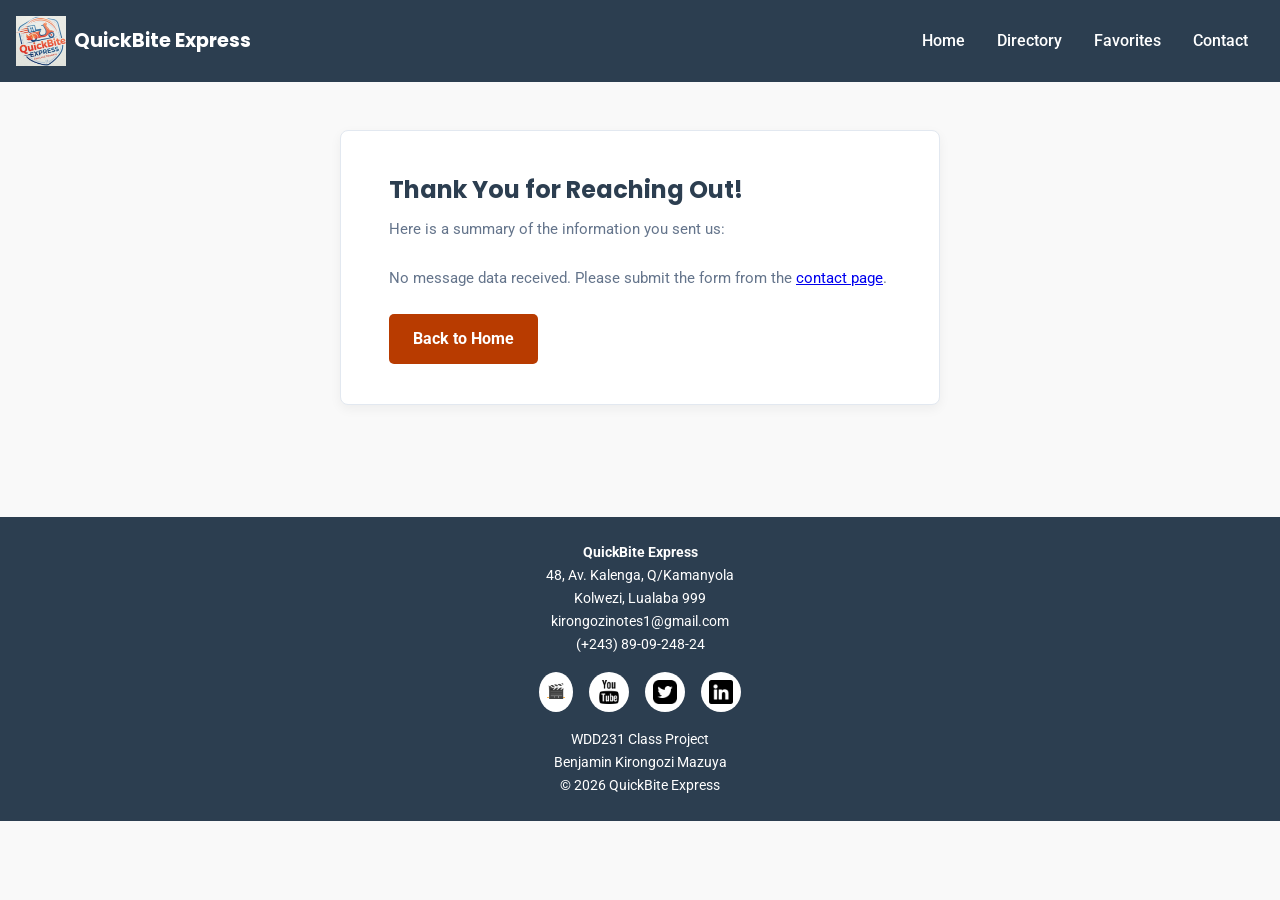
<file: final_project/form-action.html>
<!DOCTYPE html>
<html lang="en">
<head>
    <meta charset="UTF-8">
    <meta name="viewport" content="width=device-width, initial-scale=1.0">
    <title>QuickBite Express - Message Summary</title>
    <meta name="description" content="Confirmation and display page for contact message data on QuickBite Express.">
    <meta name="author" content="Benjamin Kirongozi Mazuya">

    <!-- Google Fonts -->
    <link rel="preconnect" href="https://fonts.googleapis.com">
    <link rel="preconnect" href="https://fonts.gstatic.com" crossorigin>
    <link href="https://fonts.googleapis.com/css2?family=Poppins:wght@600;700&family=Roboto:wght@400;500&display=swap" rel="stylesheet">

    <!-- Favicon -->
    <link rel="icon" href="images/quickbitelogo.png" type="image/x-icon">

    <!-- CSS Stylesheets -->
    <link rel="stylesheet" href="styles/base.css">
    <link rel="stylesheet" href="styles/larger.css" media="(min-width: 768px)">

    <!-- JavaScript ES Module -->
    <script type="module" src="scripts/main.js" defer></script>
</head>
<body>
    <!-- Site Header -->
    <header>
        <div class="logo-container">
            <img src="images/quickbitelogo.png" alt="QuickBite Express Logo" width="50" height="50" loading="lazy">
            <span class="site-title">QuickBite Express</span>
        </div>
        <button id="menu-button" aria-label="Open navigation menu">&#9776;</button>
        <nav>
            <ul id="menu-list">
                <li><a href="index.html">Home</a></li>
                <li><a href="directory.html">Directory</a></li>
                <li><a href="favorites.html">Favorites</a></li>
                <li><a href="contact.html">Contact</a></li>
            </ul>
        </nav>
    </header>

    <!-- Main Content -->
    <main class="contact-main-container">
        <section class="form-wrapper">
            <div class="form-action-header">
                <h2>Thank You for Reaching Out!</h2>
                <p>Here is a summary of the information you sent us:</p>
            </div>

            <div id="form-results" class="results-content">
                <!-- Form data will be dynamically injected here -->
            </div>

            <div class="form-action-footer">
                <a href="index.html" class="cta-button">Back to Home</a>
            </div>
        </section>
    </main>

    <!-- Script to extract and display URL parameters -->
    <script>
        const urlParams = new URLSearchParams(window.location.search);
        const resultsContainer = document.getElementById('form-results');

        const firstname = urlParams.get('firstname');
        const lastname = urlParams.get('lastname');
        const address = urlParams.get('address');
        const phone = urlParams.get('phone');
        const email = urlParams.get('email');
        const subject = urlParams.get('subject');
        const message = urlParams.get('message');

        if (firstname || email || subject) {
            resultsContainer.innerHTML = `
                <p><strong>First Name:</strong> ${escapeHtml(firstname || 'Not provided')}</p>
                <p><strong>Last Name:</strong> ${escapeHtml(lastname || 'Not provided')}</p>
                <p><strong>Address:</strong> ${escapeHtml(address || 'Not provided')}</p>
                <p><strong>Telephone:</strong> ${escapeHtml(phone || 'Not provided')}</p>
                <p><strong>Email Address:</strong> ${escapeHtml(email || 'Not provided')}</p>
                <p><strong>Subject:</strong> ${escapeHtml(subject || 'Not provided')}</p>
                <p><strong>Message:</strong> ${escapeHtml(message || 'Not provided')}</p>
            `;
        } else {
            resultsContainer.innerHTML = `<p class="no-data">No message data received. Please submit the form from the <a href="contact.html">contact page</a>.</p>`;
        }

        // Utility function for basic XSS protection
        function escapeHtml(text) {
            const map = {
                '&': '&amp;',
                '<': '&lt;',
                '>': '&gt;',
                '"': '&quot;',
                "'": '&#039;'
            };
            return text.replace(/[&<>"']/g, function(m) { return map[m]; });
        }
    </script>

    <!-- Footer -->
    <footer>
        <div class="footer-col">
            <p><strong>QuickBite Express</strong></p>
            <p>48, Av. Kalenga, Q/Kamanyola</p>
            <p>Kolwezi, Lualaba 999</p>
            <p>kirongozinotes1@gmail.com</p>
            <p>(+243) 89-09-248-24</p>
        </div>
        <div class="footer-social">
            <a href="https://www.loom.com/share/8c1e6bd87dc841dd9323016e96e5fa8d" target="_blank" rel="noopener noreferrer" aria-label="Project Presentation Video" title="Watch Project Video Presentation">
            🎬 
            </a>
            <a href="https://www.youtube.com/@benjaminkirongozimazya" target="_blank" rel="noopener noreferrer" aria-label="YouTube">
                <img src="images/social.png" alt="QuickBite Express YouTube Channel">
            </a>
            <a href="https://twitter.com" target="_blank" rel="noopener noreferrer" aria-label="Twitter">
                <img src="images/twitter.png" alt="QuickBite Express Twitter Feed">
            </a>
            <a href="https://www.linkedin.com/in/benjamin-kirongozi-mazuya-806a2926a" target="_blank" rel="noopener noreferrer" aria-label="LinkedIn">
                <img src="images/linkedin.png" alt="Benjamin Kirongozi Mazuya LinkedIn Profile">
            </a>
        </div>
        <div class="footer-col">
            <p>WDD231 Class Project</p>
            <p>Benjamin Kirongozi Mazuya</p>
            <p>&copy; 2026 QuickBite Express</p>
        </div>
    </footer>
</body>
</html>
</file>
<file: styles/small.css>
:root {
    --primary-bg: #2b3a42;
    --card-bg: #e2d7c5;
    --completed-bg: #b5c99a;
    --text-color: #333;
    --accent-color: #b84a21;
}

body {
    font-family: 'Roboto', sans-serif;
    margin: 0;
    padding: 0;
    box-sizing: border-box;
    color: var(--text-color);
}

header {
    background-color: var(--primary-bg);
    color: #fff;
    display: flex;
    justify-content: space-between;
    align-items: center;
    padding: 1rem;
}

.logo-box {
    display: flex;
    align-items: center;
    gap: 0.5rem;
}

#menu {
    background: none;
    border: none;
    color: #fff;
    font-size: 1.5rem;
    cursor: pointer;
}

#menu::before {
    content: "≡";
}

#menu.open::before {
    content: "X";
}

.navigation {
    display: none;
    list-style: none;
    padding: 0;
    margin: 0;
    background-color: var(--primary-bg);
    position: absolute;
    top: 60px;
    left: 0;
    width: 100%;
}

.navigation.open {
    display: flex;
    flex-direction: column;
}

.navigation a {
    color: #fff;
    text-decoration: none;
    padding: 1rem;
    display: block;
    text-align: center;
}

.navigation a:hover, .navigation a.active {
    background-color: rgba(255, 255, 255, 0.1);
}

main {
    padding: 1rem;
}

.card {
    background-color: #f4f4f4;
    border: 1px solid #ccc;
    margin-bottom: 1rem;
    padding: 1rem;
    border-radius: 6px;
}

.card h2 {
    background-color: var(--primary-bg);
    color: #fff;
    margin: -1rem -1rem 1rem -1rem;
    padding: 0.75rem;
    font-size: 1.1rem;
    text-align: center;
    border-top-left-radius: 5px;
    border-top-right-radius: 5px;
}

.filter-buttons {
    display: flex;
    justify-content: center;
    gap: 0.5rem;
    margin-bottom: 1rem;
}

.filter-buttons button {
    padding: 0.5rem 1rem;
    background-color: var(--accent-color);
    color: #fff;
    border: none;
    border-radius: 4px;
    cursor: pointer;
}

#course-container {
    display: flex;
    flex-direction: column;
    gap: 0.5rem;
}

.course-card {
    background-color: var(--card-bg);
    padding: 1rem;
    text-align: center;
    border-radius: 4px;
    font-weight: bold;
}

.course-card.completed {
    background-color: var(--completed-bg);
}

footer {
    background-color: #8fa394;
    color: #333;
    text-align: center;
    padding: 1.5rem 1rem;
}

.social-links {
    display: flex;
    justify-content: center;
    gap: 1.5rem;
    margin-bottom: 1rem;
}

.social-links a {
    color: #fff;
    transition: opacity 0.2s ease;
}

.social-links a:hover {
    opacity: 0.7;
}
</file>
<file: styles/larger.css>
@media (min-width: 768px) {
    header {
        flex-direction: row;
    }

    #menu {
        display: none;
    }

    .navigation {
        display: flex;
        position: static;
        width: auto;
        background: transparent;
        flex-direction: row;
    }

    .navigation a {
        padding: 0.5rem 1rem;
    }

    /* Correction du contraste pour éviter l'erreur WCAG sur grand écran */
    .navigation a:hover, 
    .navigation a.active {
        background-color: var(--primary-bg);
        color: #fff;
    }

    main {
        display: grid;
        grid-template-columns: 2fr 1fr;
        gap: 1.5rem;
        max-width: 1200px;
        margin: 0 auto;
    }

    main h1 {
        grid-column: span 2;
    }

    .about-me {
        grid-column: 1 / 2;
    }

    .student-photo {
        grid-column: 2 / 3;
    }

    .certificate-courses {
        grid-column: span 2;
    }

    #course-container {
        display: grid;
        grid-template-columns: repeat(3, 1fr);
        gap: 1rem;
    }
}
</file>
<file: final_project/styles/base.css>
/* ==========================================
   1. Variables et configuration globale
   ========================================== */
:root {
    --primary-color: #b83b00; /* Burnt Orange optimisé pour le contraste WCAG */
    --secondary-color: #2C3E50; /* Dark Slate Blue */
    --bg-color: #F9F9F9; /* Light Off-White */
    --text-color: #333333;
    --white: #FFFFFF;
    --font-heading: 'Poppins', sans-serif;
    --font-body: 'Roboto', sans-serif;
}

* {
    box-sizing: border-box;
    margin: 0;
    padding: 0;
}

body {
    font-family: var(--font-body);
    background-color: var(--bg-color);
    color: var(--text-color);
    line-height: 1.6;
}

/* ==========================================
   2. En-tête et Navigation Mobile
   ========================================== */
header {
    background-color: var(--secondary-color);
    color: var(--white);
    display: flex;
    justify-content: space-between;
    align-items: center;
    padding: 1rem;
    position: relative; /* Indispensable pour servir de repère au bouton */
}

.logo-container {
    display: flex;
    align-items: center;
    gap: 0.5rem;
}

.site-title {
    font-family: var(--font-heading);
    font-size: 1.2rem;
    font-weight: 700;
}

#menu-button {
    background: none;
    border: none;
    font-size: 1.8rem;
    cursor: pointer;
    color: inherit;
    position: absolute;
    right: 1.5rem; /* Colle le bouton tout à fait à droite de l'en-tête */
    top: 50%;
    transform: translateY(-50%); /* Centre parfaitement le bouton verticalement */
}

nav ul {
    list-style: none;
    display: none; /* Masqué par défaut sur mobile */
    flex-direction: column;
    position: absolute;
    top: 100%;
    left: 0;
    width: 100%;
    background-color: var(--secondary-color);
    box-shadow: 0 4px 6px rgba(0, 0, 0, 0.1);
    z-index: 1000;
}

nav ul.open {
    display: flex;
}

nav ul li a {
    display: block;
    padding: 1rem;
    color: var(--white);
    text-decoration: none;
    font-weight: 500;
    border-top: 1px solid rgba(255, 255, 255, 0.1);
}

nav ul li a:hover, 
nav ul li a.active {
    background-color: var(--primary-color);
}

/* ==========================================
   3. Contenu Principal & Section Hero
   ========================================== */
main {
    padding: 1.5rem;
    max-width: 1200px;
    margin: 0 auto;
}

.hero {
    display: flex;
    flex-direction: column;
    gap: 2rem;
    padding: 2.5rem 1.5rem;
    align-items: center;
    background-color: var(--white);
    border-radius: 8px;
    margin: 1rem 0;
    box-shadow: 0 2px 5px rgba(0, 0, 0, 0.05);
}

.hero-content {
    text-align: center;
}

.hero-content h1 {
    font-family: var(--font-heading);
    font-size: 2rem;
    margin-bottom: 1rem;
    color: var(--secondary-color);
}

.hero-content p {
    font-size: 1.1rem;
    margin-bottom: 1.5rem;
    color: #555555;
}

.hero-image-container {
    width: 100%;
    aspect-ratio: 3 / 2; /* Réserve l'espace exact basé sur votre taille 600x400 */
    overflow: hidden;
}

.hero-img {
    width: 100%;
    height: 100%;
    object-fit: cover;
    border-radius: 8px;
    box-shadow: 0 4px 12px rgba(0, 0, 0, 0.1);
    display: block;
}

.hero-buttons {
    display: flex;
    gap: 1rem;
    justify-content: center;
    flex-wrap: wrap;
}

.cta-button {
    display: inline-block;
    background-color: var(--primary-color);
    color: var(--white);
    padding: 0.75rem 1.5rem;
    border-radius: 5px;
    text-decoration: none;
    font-weight: bold;
    transition: background-color 0.3s ease;
}

.cta-button:hover {
    background-color: #932e00;
}

.secondary-btn {
    background-color: transparent;
    border: 2px solid var(--primary-color);
    color: var(--primary-color);
}

.secondary-btn:hover {
    background-color: var(--primary-color);
    color: var(--white);
}

/* ==========================================
   4. Cartes, Sections et Avantages
   ========================================== */
section {
    margin-bottom: 2rem;
}

h2 {
    font-family: var(--font-heading);
    color: var(--secondary-color);
    margin-bottom: 1rem;
    font-size: 1.4rem;
}

.card, .eatery-card {
    background: var(--white);
    border-radius: 8px;
    overflow: hidden;
    box-shadow: 0 2px 5px rgba(0, 0, 0, 0.05);
    margin-bottom: 1.5rem;
    border: 1px solid #eaeaea;
}

.eatery-card img, .card img {
    width: 100%;
    height: 180px;
    object-fit: cover;
    aspect-ratio: 16 / 9; /* Force le navigateur à réserver l'espace proportionnellement */
}

.card-content {
    padding: 1rem;
}

.card-content h3 {
    font-family: var(--font-heading);
    color: var(--secondary-color);
    margin-bottom: 0.5rem;
}

.info-section {
    padding: 3rem 1rem;
    text-align: center;
}

.info-section h2 {
    font-size: 2rem;
    margin-bottom: 2rem;
    color: var(--secondary-color);
}

.benefits-grid {
    display: grid;
    grid-template-columns: 1fr;
    gap: 1.5rem;
    max-width: 1100px;
    margin: 0 auto;
}

.benefit-card {
    background: var(--white);
    padding: 2rem;
    border-radius: 8px;
    box-shadow: 0 4px 10px rgba(0, 0, 0, 0.05);
    transition: transform 0.3s ease;
}

.benefit-card:hover {
    transform: translateY(-5px);
}

.benefit-card h3 {
    margin-bottom: 0.75rem;
    color: var(--secondary-color);
    font-family: var(--font-heading);
}

/* Grille Chef's Special (Vidéo + Photo Kolwezi) */
.chef-special-grid {
    display: flex;
    flex-direction: column;
    gap: 1.5rem;
    align-items: center;
}

.chef-special-grid .media-item,
.special-video,
.special-img {
    width: 100%;
    height: auto;
    border-radius: 8px;
    display: block;
}

/* ==========================================
   5. Formulaire de Contact Simple et Centré
   ========================================== */
.contact-main-container {
    padding: 2rem 1rem;
    display: flex;
    justify-content: center;
    align-items: center;
}

.form-wrapper {
    background: var(--white);
    padding: 2rem;
    border-radius: 8px;
    box-shadow: 0 4px 12px rgba(0, 0, 0, 0.05);
    width: 100%;
    max-width: 600px;
    border: 1px solid #e2e8f0;
}

.form-wrapper h2 {
    font-family: var(--font-heading);
    color: var(--secondary-color);
    margin-bottom: 0.5rem;
    font-size: 1.5rem;
}

.form-wrapper p {
    color: #64748b;
    margin-bottom: 1.5rem;
    font-size: 0.95rem;
}

fieldset {
    border: none;
    padding: 0;
    margin: 0;
}

legend {
    font-size: 1.1rem;
    font-weight: bold;
    color: var(--secondary-color);
    margin-bottom: 1rem;
    border-bottom: 2px solid #e2e8f0;
    width: 100%;
    padding-bottom: 0.5rem;
}

/* Style des labels englobants pour l'accessibilité */
.form-label {
    display: flex;
    flex-direction: column;
    gap: 0.4rem;
    margin-bottom: 1.2rem;
    font-weight: 500;
    color: #334155;
    font-size: 0.95rem;
}

.form-label input, 
.form-label textarea {
    padding: 0.75rem;
    border: 1px solid #cbd5e1;
    border-radius: 6px;
    font-family: var(--font-body);
    font-size: 1rem;
    width: 100%;
    background-color: #fff;
    transition: border-color 0.2s, box-shadow 0.2s;
}

.form-label input:focus, 
.form-label textarea:focus {
    outline: none;
    border-color: var(--primary-color);
    box-shadow: 0 0 0 3px rgba(184, 59, 0, 0.15);
}

.submit-btn {
    width: 100%;
    background-color: var(--primary-color);
    color: var(--white);
    padding: 0.85rem 1.5rem;
    border: none;
    border-radius: 6px;
    font-size: 1rem;
    font-weight: bold;
    cursor: pointer;
    transition: background-color 0.2s;
    margin-top: 0.5rem;
}

.submit-btn:hover {
    background-color: #932e00;
}

/* ==========================================
   6. Pied de page & Icônes Sociales (Contraste WCAG Validé)
   ========================================== */
footer {
    background-color: var(--secondary-color);
    color: var(--white);
    text-align: center;
    padding: 1.5rem;
    margin-top: 2rem;
    font-size: 0.9rem;
}

footer a {
    color: #ffb74d; /* Orange clair renforcé pour garantir un contraste WCAG AA parfait sur fond sombre */
    text-decoration: underline;
}

footer a:hover {
    color: var(--white);
    text-decoration: underline;
}

.footer-social {
    display: flex;
    justify-content: center;
    gap: 1rem;
    margin: 1rem 0;
}

.footer-social a {
    display: inline-flex;
    align-items: center;
    justify-content: center;
    background-color: #ffffff; /* Fond blanc pour un contraste maximal */
    padding: 8px;
    border-radius: 50%; /* Transforme le fond en cercle parfait */
    transition: transform 0.2s ease, background-color 0.2s ease;
}

.footer-social a:hover {
    transform: scale(1.1); /* Effet de zoom dynamique au survol */
    background-color: #f0f0f0;
}

.footer-social img {
    width: 24px;
    height: 24px;
    display: block;
    object-fit: contain;
}
</file>
<file: final_project/styles/larger.css>
/* ==========================================
   Media Queries pour écrans larges (>= 768px)
   ========================================== */
@media (min-width: 768px) {
    /* Masquer le bouton hamburger sur grand écran */
    #menu-button {
        display: none; 
    }

    nav ul {
        display: flex !important;
        position: static;
        flex-direction: row;
        width: auto;
        background-color: transparent;
        box-shadow: none;
    }

    nav ul li a {
        border-top: none;
        padding: 0.5rem 1rem;
        border-radius: 4px;
    }

    /* Section Hero en disposition horizontale */
    .hero {
        flex-direction: row;
        justify-content: space-between;
        align-items: center;
        padding: 3rem;
        gap: 3rem;
    }

    .hero-content {
        flex: 1;
        text-align: left;
    }

    .hero-content h1 {
        font-size: 2.5rem;
    }

    .hero-image-container {
        flex: 1;
    }

    .hero-buttons {
        justify-content: flex-start;
    }

    /* Grille du répertoire et des avantages */
    #eatery-container {
        display: grid;
        grid-template-columns: repeat(3, 1fr);
        gap: 1.5rem;
    }

    .benefits-grid {
        grid-template-columns: repeat(3, 1fr);
    }

    /* Ajustement du conteneur de contact sur grand écran */
    .contact-main-container {
        padding: 3rem 2rem;
    }

    .form-wrapper {
        padding: 2.5rem 3rem;
    }

    /* Chef's Special */
    .chef-special-grid {
        flex-direction: row;
        justify-content: space-between;
    }

    .chef-special-grid > div {
        flex: 1;
    }
}
</file>
<file: final_project/styles/modal.css>
/* ==========================================
   Style de la boîte de dialogue modale
   ========================================== */
dialog {
    border: none;
    border-radius: 8px;
    padding: 0;
    max-width: 500px;
    width: 90%;
    box-shadow: 0 10px 25px rgba(0, 0, 0, 0.2);
    background-color: var(--white);
}

dialog::backdrop {
    background-color: rgba(0, 0, 0, 0.6);
}

.modal-content {
    position: relative;
    padding: 2rem;
}

#close-modal {
    position: absolute;
    top: 10px;
    right: 15px;
    background: none;
    border: none;
    font-size: 1.8rem;
    cursor: pointer;
    color: var(--secondary-color);
}

#close-modal:hover {
    color: var(--primary-color);
}

.footer-social {
    display: flex;
    justify-content: center;
    gap: 1rem;
    margin: 1rem 0;
}

.footer-social a {
    display: inline-flex;
    align-items: center;
    justify-content: center;
    background-color: #ffffff; /* Fond blanc pour un contraste maximal */
    padding: 8px;
    border-radius: 50%; /* Transforme le fond en cercle parfait */
    transition: transform 0.2s ease, background-color 0.2s ease;
}

.footer-social a:hover {
    transform: scale(1.1); /* Léger zoom dynamique au survol */
    background-color: #f0f0f0;
}

.footer-social img {
    width: 24px;
    height: 24px;
    display: block;
    object-fit: contain;
}
</file>
<file: chamber/styles/chamber.css>
/* --- Styles généraux & Mobile First --- */
body {
    margin: 0;
    font-family: Arial, sans-serif;
    background-color: #f4f4f4;
    color: #333;
}

/* --- En-tête (Header Mobile First) --- */
header {
    display: flex;
    justify-content: space-between;
    align-items: center;
    padding: 0.75rem 1rem;
    background-color: #e2e2e2;
    border-bottom: 1px solid #ccc;
    flex-wrap: wrap;
}

.logo-box {
    display: flex;
    align-items: center;
    gap: 10px;
}

.logo-box img {
    width: 35px;
    height: auto;
}

.logo-box span {
    font-size: 0.9rem;
    font-weight: bold;
    line-height: 1.1;
}

/* Boutons Header (Dark mode & Menu Burger) */
.header-right {
    display: flex;
    align-items: center;
    gap: 10px;
}

#dark-mode {
    background: none;
    border: none;
    font-size: 1.25rem;
    cursor: pointer;
}

#menu {
    display: none;
    background: none;
    border: none;
    font-size: 1.5rem;
    cursor: pointer;
}

#menu::before {
    content: "☰";
}

#menu.open::before {
    content: "✕";
}

/* Navigation */
nav {
    width: 100%;
}

.navigation {
    display: flex;
    list-style: none;
    gap: 1.5rem;
    margin: 0;
    padding: 0;
}

.navigation a {
    text-decoration: none;
    color: #333;
    font-weight: bold;
}

.navigation a.active, .navigation a:hover {
    color: #0056b3;
}

/* --- Pied de page (Footer) --- */
footer {
    background-color: #dcdcdc;
    color: #222;
    padding: 1.5rem 1rem;
    margin-top: 2rem;
    display: flex;
    flex-direction: column;
    gap: 1rem;
    font-size: 0.8rem;
    line-height: 1.4;
    border-top: 1px solid #bbb;
}

footer p {
    margin: 0;
}

.footer-social {
    display: flex;
    justify-content: flex-start;
    gap: 1rem;
    margin: 0.5rem 0;
}

.footer-social img {
    width: 28px;
    height: 28px;
}

/* --- Media Queries Header/Footer & Mode Sombre Commun --- */
@media (max-width: 1024px) {
    #menu {
        display: block;
    }

    nav {
        display: none;
        width: 100%;
    }

    nav.open {
        display: block;
        margin-top: 1rem;
    }

    .navigation {
        display: flex;
        flex-direction: column;
        gap: 0.75rem;
        background-color: #dfdfdf;
        padding: 1rem;
        border-radius: 4px;
        list-style: none;
    }

    .navigation a {
        display: block;
        padding: 0.5rem;
    }
}

@media (min-width: 1025px) {
    header {
        padding: 1rem 2rem;
    }

    #menu {
        display: none !important;
    }

    nav {
        display: block;
        width: auto;
    }

    footer {
        display: grid;
        grid-template-columns: repeat(3, 1fr);
        align-items: center;
        text-align: left;
        padding: 2rem;
    }

    .footer-social {
        justify-content: center;
    }
}

body.dark-mode {
    background-color: #121212;
    color: #e0e0e0;
}

body.dark-mode header {
    background-color: #1e1e1e;
    border-bottom: 1px solid #333;
}

body.dark-mode .logo-box span,
body.dark-mode .navigation a {
    color: #e0e0e0;
}

body.dark-mode footer {
    background-color: #1e1e1e;
    color: #cccccc;
    border-top: 1px solid #333;
}
</file>
<file: chamber/styles/discover.css>
/* --- Contenu Principal (Main) --- */
.discover-main {
    padding: 1rem;
    max-width: 600px;
    margin: 0 auto;
}

.discover-main h1 {
    font-size: 1.5rem;
    font-weight: bold;
    margin-bottom: 1rem;
}

.visit-banner {
    background-color: #e2e8f0;
    padding: 0.75rem;
    margin-bottom: 1.5rem;
    text-align: center;
    border-radius: 4px;
    font-size: 0.9rem;
    font-weight: bold;
}

/* --- Grille principale --- */
.discover-grid {
    display: grid;
    grid-template-columns: 1fr;
    gap: 1.5rem;
}

/* ==========================================================
   LAYOUT 1 : MOBILE (< 768px) - Named Grid Areas
   Ordre : Titre -> Adresse -> Image -> Description -> Bouton
   ========================================================== */
.discover-grid .card {
    background: #e6e6e6;
    border: 1px solid #b5b5b5;
    border-radius: 6px;
    padding: 1rem;
    box-shadow: 0 1px 3px rgba(0,0,0,0.1);
    
    display: grid;
    grid-template-columns: 1fr;
    grid-template-areas: 
        "title"
        "address"
        "img"
        "desc"
        "btn";
    gap: 0.6rem;
}

.discover-grid .card h2 {
    grid-area: title;
    font-size: 1.15rem;
    text-align: center;
    margin: 0;
    color: #111;
}

.discover-grid .card address {
    grid-area: address;
    font-style: italic;
    text-align: center;
    color: #555;
    font-size: 0.85rem;
    border-bottom: 1px solid #ccc;
    padding-bottom: 0.4rem;
    margin: 0;
}

.discover-grid img {
    grid-area: img;
    width: 100%;
    height: 160px;
    object-fit: cover;
    border-radius: 4px;
}

.discover-grid .card p {
    grid-area: desc;
    font-size: 0.85rem;
    color: #333;
    line-height: 1.4;
    margin: 0;
}

.discover-grid .card button {
    grid-area: btn;
    background-color: #717171;
    color: white;
    border: none;
    padding: 0.5rem;
    border-radius: 4px;
    cursor: pointer;
    font-size: 0.85rem;
    font-weight: bold;
    text-align: center;
    justify-self: stretch;
}

.discover-grid .card button:hover {
    background-color: #555;
}


/* ==========================================================
   LAYOUT 2 : TABLETTE (768px à 1024px) - Named Grid Areas
   Ordre : Image à gauche, texte et boutons à droite
   ========================================================== */
@media (min-width: 768px) and (max-width: 1024px) {
    .discover-main {
        max-width: 800px;
    }

    .discover-grid .card {
        grid-template-columns: 160px 1fr;
        grid-template-areas: 
            "img title"
            "img address"
            "img desc"
            "img btn";
        gap: 0.5rem 1rem;
        align-items: center;
    }

    .discover-grid img {
        height: 130px;
    }

    .discover-grid .card h2 {
        text-align: left;
    }

    .discover-grid .card address {
        text-align: left;
        border-bottom: none;
        padding-bottom: 0;
    }

    .discover-grid .card button {
        justify-self: start;
    }
}


/* ==========================================================
   LAYOUT 3 : BUREAU / DESKTOP (> 1025px) - Named Grid Areas
   Ordre : Image en haut -> Titre -> Description -> Adresse -> Bouton
   ========================================================== */
@media (min-width: 1025px) {
    .discover-main {
        max-width: 1100px;
    }

    .discover-grid {
        grid-template-columns: repeat(3, 1fr);
    }

    .discover-grid .card {
        grid-template-columns: 1fr;
        grid-template-areas: 
            "img"
            "title"
            "desc"
            "address"
            "btn";
        text-align: center;
    }

    .discover-grid .card h2 {
        text-align: center;
    }

    .discover-grid .card address {
        text-align: center;
        border-top: 1px solid #ccc;
        border-bottom: none;
        padding-top: 0.4rem;
        margin-top: 0.2rem;
    }

    .discover-grid .card button {
        justify-self: center;
        width: auto;
        padding: 0.5rem 1.2rem;
    }

    .discover-grid img {
        transition: transform 0.3s ease, filter 0.3s ease;
    }

    .discover-grid .card:hover img {
        transform: scale(1.03);
        filter: brightness(1.05);
    }
}


/* --- Style de la boîte de dialogue native (Modale) --- */
.place-modal {
    border: none;
    border-radius: 8px;
    padding: 2rem;
    max-width: 400px;
    box-shadow: 0 4px 20px rgba(0, 0, 0, 0.3);
}

.place-modal::backdrop {
    background-color: rgba(0, 0, 0, 0.5);
}

.place-modal h3 {
    margin-top: 0;
    color: #0f172a;
}

.place-modal .close-modal {
    background-color: #717171;
    color: white;
    border: none;
    padding: 0.5rem 1rem;
    border-radius: 4px;
    cursor: pointer;
    margin-top: 1rem;
}

.place-modal .close-modal:hover {
    background-color: #555;
}


/* --- Mode Sombre spécifique à Discover --- */
body.dark-mode .discover-grid .card {
    background: #1e1e1e;
    border: 1px solid #333;
    color: #e0e0e0;
}

body.dark-mode .discover-grid .card h2 {
    color: #ffffff;
}

body.dark-mode .discover-grid .card address {
    color: #a0a0a0;
    border-bottom: 1px solid #444;
}

@media (min-width: 1025px) {
    body.dark-mode .discover-grid .card address {
        border-top: 1px solid #444;
        border-bottom: none;
    }
}

body.dark-mode .discover-grid .card p {
    color: #cccccc;
}

body.dark-mode .visit-banner {
    background-color: #1e293b;
    color: #93c5fd;
}

body.dark-mode .place-modal {
    background-color: #1e1e1e;
    color: #e0e0e0;
}

body.dark-mode .place-modal h3 {
    color: #ffffff;
}
</file>
<file: chamber/styles/siteplan.css>
:root {
    --primary-color: #D35400;
    --secondary-color: #2C3E50;
    --bg-color: #F9F9F9;
    --text-color: #333333;
}

body {
    font-family: 'Roboto', sans-serif;
    background-color: var(--bg-color);
    color: var(--text-color);
    line-height: 1.6;
    margin: 0;
    padding: 20px;
}

header, section {
    background: #ffffff;
    margin: 20px auto;
    padding: 25px;
    max-width: 900px;
    border-radius: 8px;
    box-shadow: 0 2px 5px rgba(0,0,0,0.1);
}

h1, h2, h3 {
    font-family: 'Poppins', sans-serif;
    color: var(--secondary-color);
}

h1 {
    color: var(--primary-color);
    text-align: center;
}

.highlight {
    color: var(--primary-color);
    font-weight: 500;
}

ul {
    padding-left: 20px;
}

.wireframe-box {
    border: 2px dashed var(--secondary-color);
    padding: 15px;
    text-align: center;
    background: #f1f1f1;
    margin-top: 10px;
}
</file>
